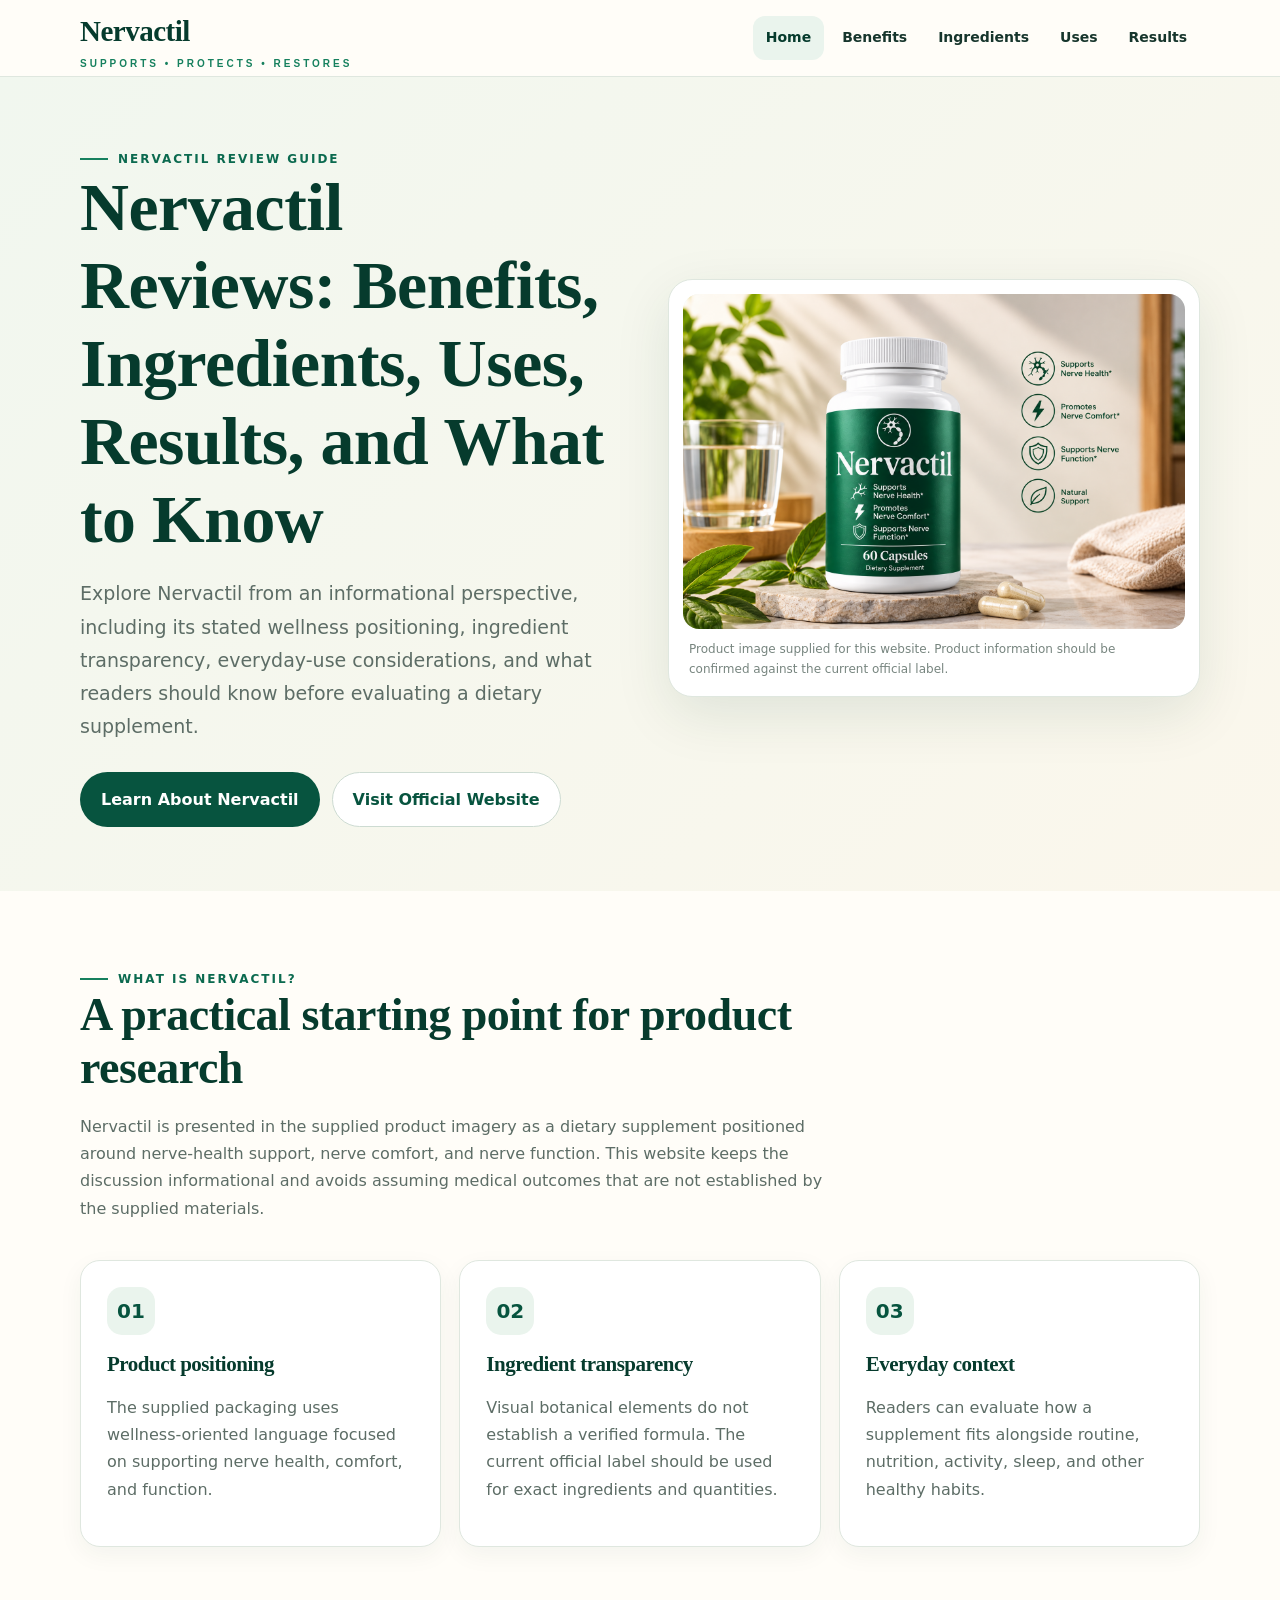
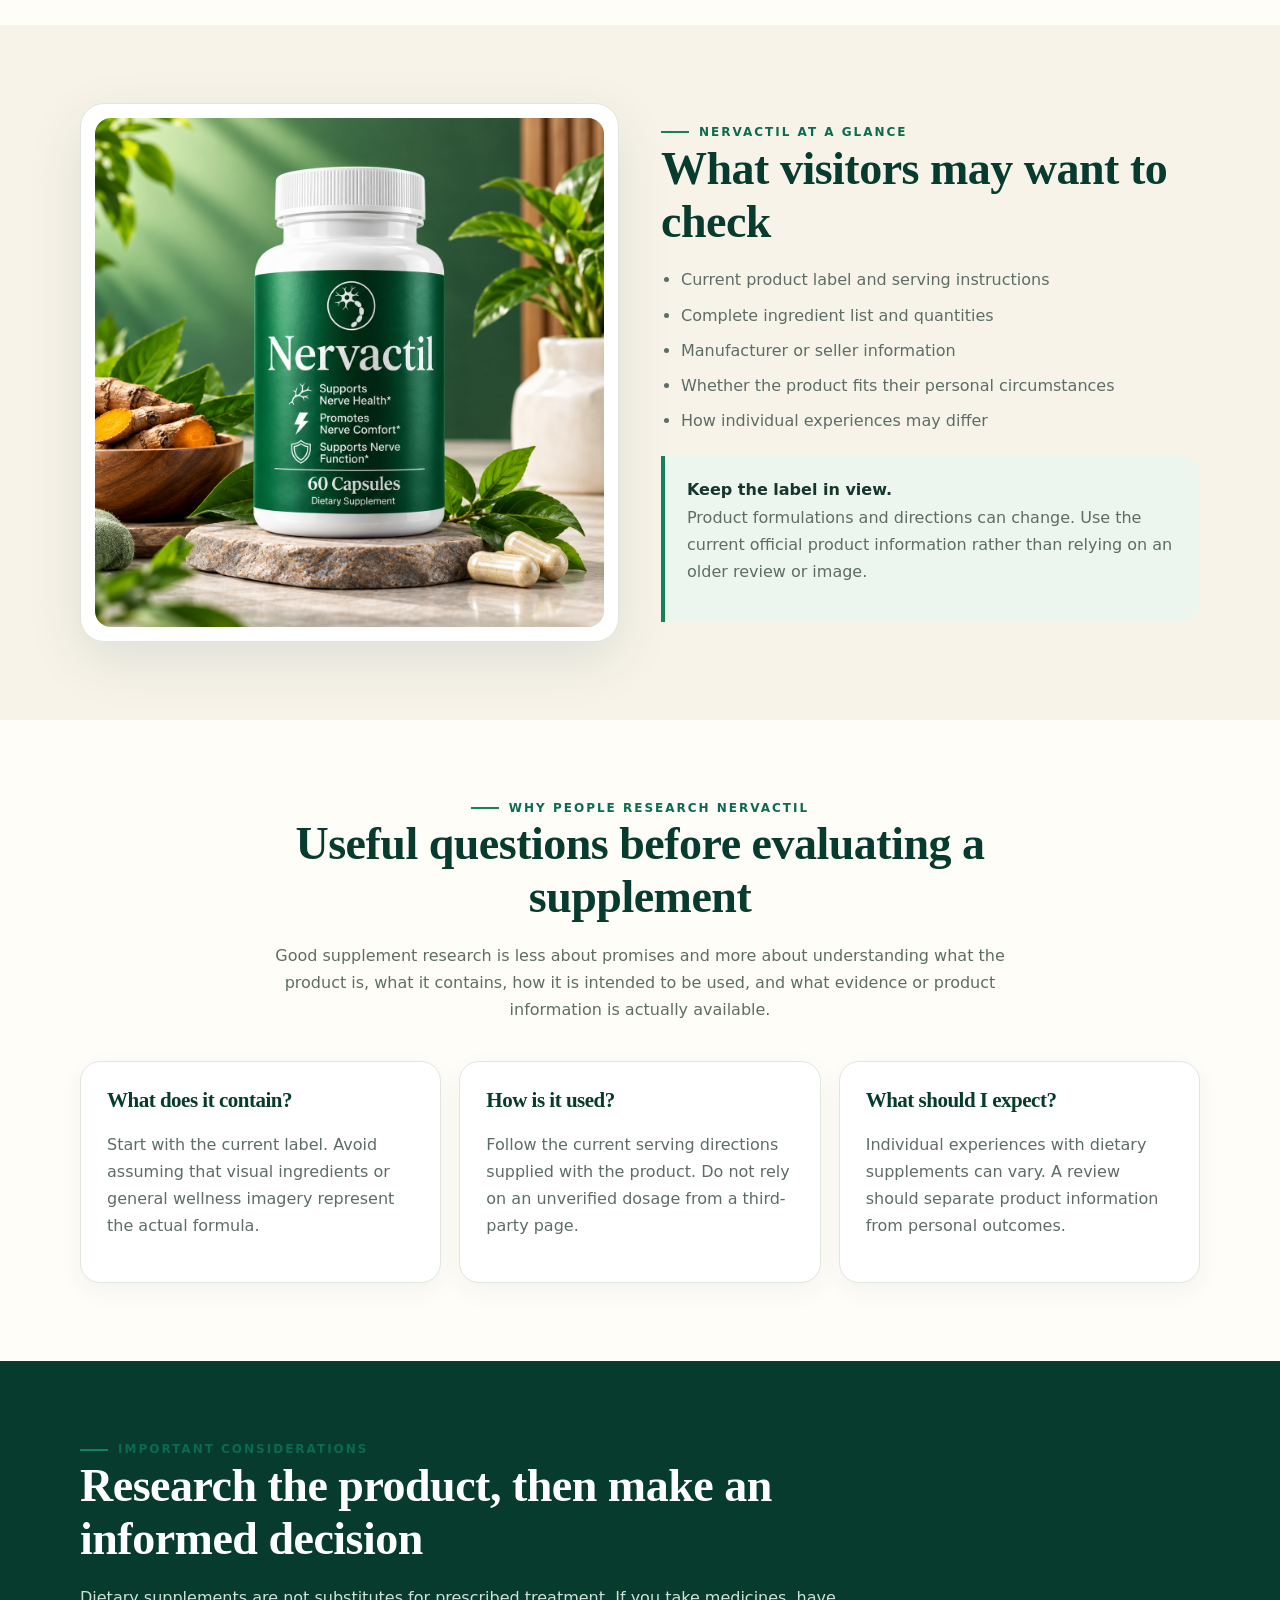
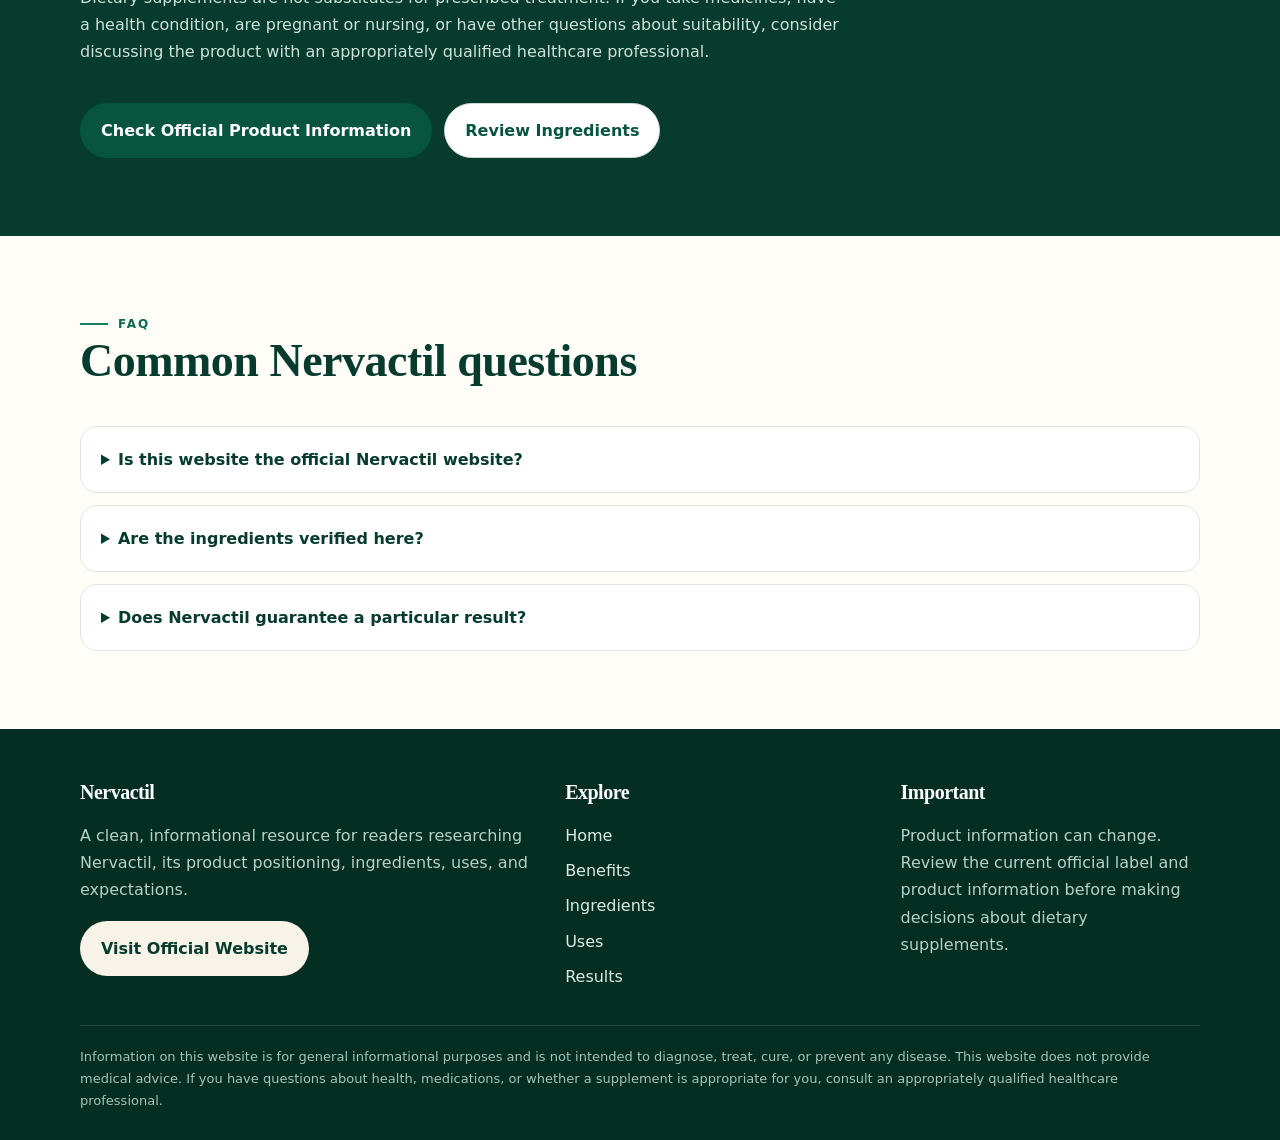
<file: index.html>
<!doctype html><html lang="en"><head><meta charset="utf-8"><meta name="viewport" content="width=device-width,initial-scale=1"><title>Nervactil Reviews: Benefits, Ingredients, Uses, Results, and What to Know</title><meta name="description" content="Explore Nervactil reviews, product information, potential benefits, ingredients, uses, results, and important considerations before purchasing."><meta name="keywords" content="Nervactil, Nervactil reviews, Nervactil benefits, Nervactil ingredients, Nervactil uses, Nervactil results"><meta property="og:title" content="Nervactil Reviews: Benefits, Ingredients, Uses, Results, and What to Know"><meta property="og:description" content="Explore Nervactil reviews, product information, potential benefits, ingredients, uses, results, and important considerations before purchasing."><link rel="canonical" href="https://example.com/index.html"><link rel="stylesheet" href="style.css"></head><body><a class="skip" href="#main">Skip to content</a><header class="site-header"><div class="container nav"><a class="brand" href="index.html">Nervactil<small>Supports • Protects • Restores</small></a><button class="nav-toggle" aria-label="Open navigation" aria-expanded="false">☰</button><nav class="nav-links" aria-label="Primary navigation"><a href="index.html" class="active" aria-current="page">Home</a><a href="benefits.html">Benefits</a><a href="ingredients.html">Ingredients</a><a href="uses.html">Uses</a><a href="results.html">Results</a></nav></div></header><main id="main"><section class="hero"><div class="container hero-grid"><div><div class="eyebrow">Nervactil review guide</div><h1>Nervactil Reviews: Benefits, Ingredients, Uses, Results, and What to Know</h1><p class="lead">Explore Nervactil from an informational perspective, including its stated wellness positioning, ingredient transparency, everyday-use considerations, and what readers should know before evaluating a dietary supplement.</p><div class="buttons"><a class="btn btn-primary" href="benefits.html">Learn About Nervactil</a><a class="btn btn-secondary" href="https://taptobuynow.com/nervactil/">Visit Official Website</a></div></div><div class="media-frame hero-media"><img src="nervactil-hero.png" alt="Nervactil bottle displayed in a calm wellness setting"><div class="caption">Product image supplied for this website. Product information should be confirmed against the current official label.</div></div></div></section>
<section class="section"><div class="container"><div class="section-heading"><div class="eyebrow">What is Nervactil?</div><h2>A practical starting point for product research</h2><p>Nervactil is presented in the supplied product imagery as a dietary supplement positioned around nerve-health support, nerve comfort, and nerve function. This website keeps the discussion informational and avoids assuming medical outcomes that are not established by the supplied materials.</p></div><div class="card-grid"><article class="card"><div class="icon">01</div><h3>Product positioning</h3><p>The supplied packaging uses wellness-oriented language focused on supporting nerve health, comfort, and function.</p></article><article class="card"><div class="icon">02</div><h3>Ingredient transparency</h3><p>Visual botanical elements do not establish a verified formula. The current official label should be used for exact ingredients and quantities.</p></article><article class="card"><div class="icon">03</div><h3>Everyday context</h3><p>Readers can evaluate how a supplement fits alongside routine, nutrition, activity, sleep, and other healthy habits.</p></article></div></div></section>
<section class="section section-soft"><div class="container two-col"><div class="media-frame"><img src="nervactil-product.png" alt="Nervactil supplement bottle with natural wellness elements"></div><div><div class="eyebrow">Nervactil at a glance</div><h2>What visitors may want to check</h2><ul class="list"><li>Current product label and serving instructions</li><li>Complete ingredient list and quantities</li><li>Manufacturer or seller information</li><li>Whether the product fits their personal circumstances</li><li>How individual experiences may differ</li></ul><div class="notice" style="margin-top:22px"><strong>Keep the label in view.</strong><p>Product formulations and directions can change. Use the current official product information rather than relying on an older review or image.</p></div></div></div></section>
<section class="section"><div class="container"><div class="section-heading center"><div class="eyebrow center">Why people research Nervactil</div><h2>Useful questions before evaluating a supplement</h2><p>Good supplement research is less about promises and more about understanding what the product is, what it contains, how it is intended to be used, and what evidence or product information is actually available.</p></div><div class="card-grid"><article class="card"><h3>What does it contain?</h3><p>Start with the current label. Avoid assuming that visual ingredients or general wellness imagery represent the actual formula.</p></article><article class="card"><h3>How is it used?</h3><p>Follow the current serving directions supplied with the product. Do not rely on an unverified dosage from a third-party page.</p></article><article class="card"><h3>What should I expect?</h3><p>Individual experiences with dietary supplements can vary. A review should separate product information from personal outcomes.</p></article></div></div></section>
<section class="section section-green"><div class="container"><div class="section-heading"><div class="eyebrow">Important considerations</div><h2>Research the product, then make an informed decision</h2><p>Dietary supplements are not substitutes for prescribed treatment. If you take medicines, have a health condition, are pregnant or nursing, or have other questions about suitability, consider discussing the product with an appropriately qualified healthcare professional.</p></div><div class="buttons"><a class="btn btn-primary" href="https://taptobuynow.com/nervactil/">Check Official Product Information</a><a class="btn btn-secondary" href="ingredients.html">Review Ingredients</a></div></div></section>
<section class="section"><div class="container"><div class="section-heading"><div class="eyebrow">FAQ</div><h2>Common Nervactil questions</h2></div><div class="faq"><details><summary>Is this website the official Nervactil website?</summary><p>No. It is an informational review-style website. Use the official product source for the current product label, serving instructions, and purchasing information.</p></details><details><summary>Are the ingredients verified here?</summary><p>No ingredient list is assumed from the supplied imagery. The exact current formula should be confirmed using the official product label.</p></details><details><summary>Does Nervactil guarantee a particular result?</summary><p>No. Individual experiences with dietary supplements can vary, and this website does not promise a specific outcome.</p></details></div></div></section></main><footer class="site-footer"><div class="container"><div class="footer-grid"><div><h3>Nervactil</h3><p>A clean, informational resource for readers researching Nervactil, its product positioning, ingredients, uses, and expectations.</p><a class="btn btn-cream" href="https://taptobuynow.com/nervactil/">Visit Official Website</a></div><div><h3>Explore</h3><div class="footer-links"><a href="index.html" class="active" aria-current="page">Home</a><a href="benefits.html">Benefits</a><a href="ingredients.html">Ingredients</a><a href="uses.html">Uses</a><a href="results.html">Results</a></div></div><div><h3>Important</h3><p>Product information can change. Review the current official label and product information before making decisions about dietary supplements.</p></div></div><div class="disclaimer">Information on this website is for general informational purposes and is not intended to diagnose, treat, cure, or prevent any disease. This website does not provide medical advice. If you have questions about health, medications, or whether a supplement is appropriate for you, consult an appropriately qualified healthcare professional.</div></div></footer><script>const toggle=document.querySelector('.nav-toggle');const links=document.querySelector('.nav-links');if(toggle&&links){toggle.addEventListener('click',()=>{const open=links.classList.toggle('open');toggle.setAttribute('aria-expanded',String(open));});links.querySelectorAll('a').forEach(a=>a.addEventListener('click',()=>links.classList.remove('open')));}</script></body></html>
</file>
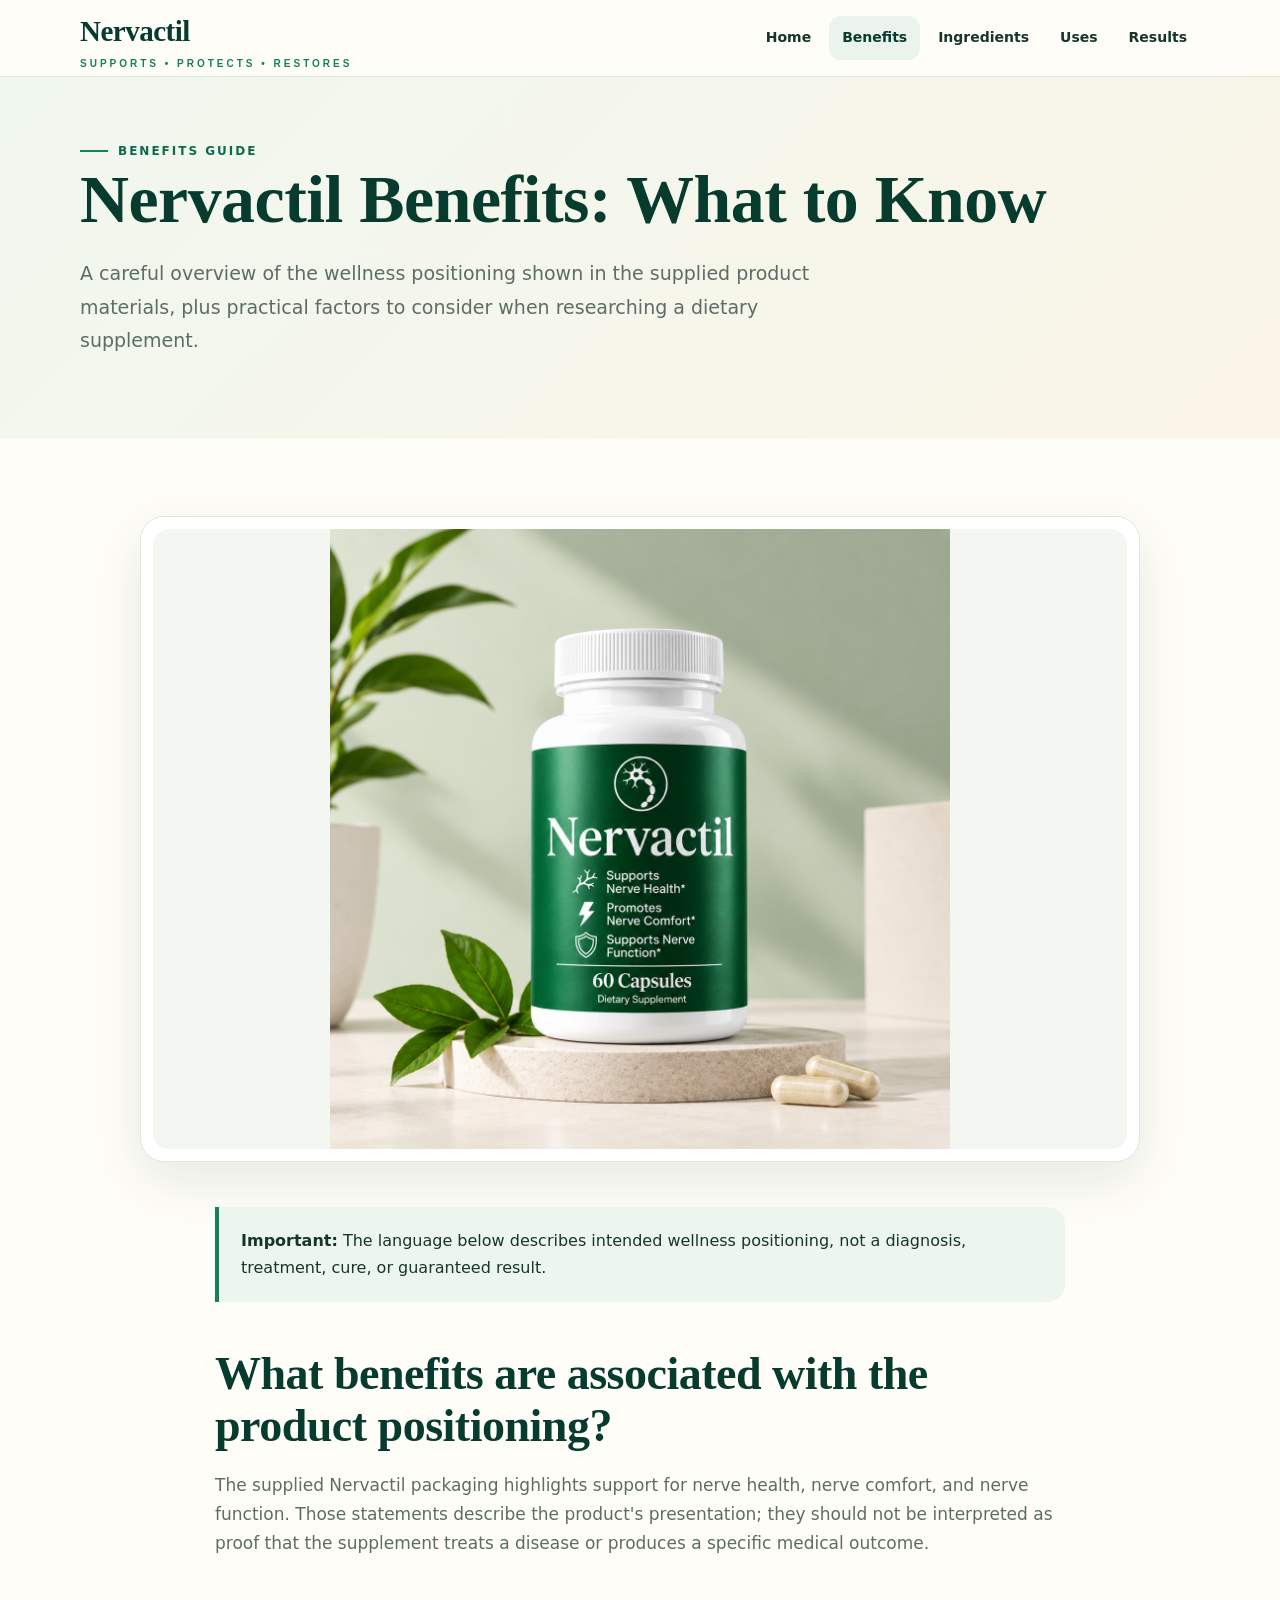
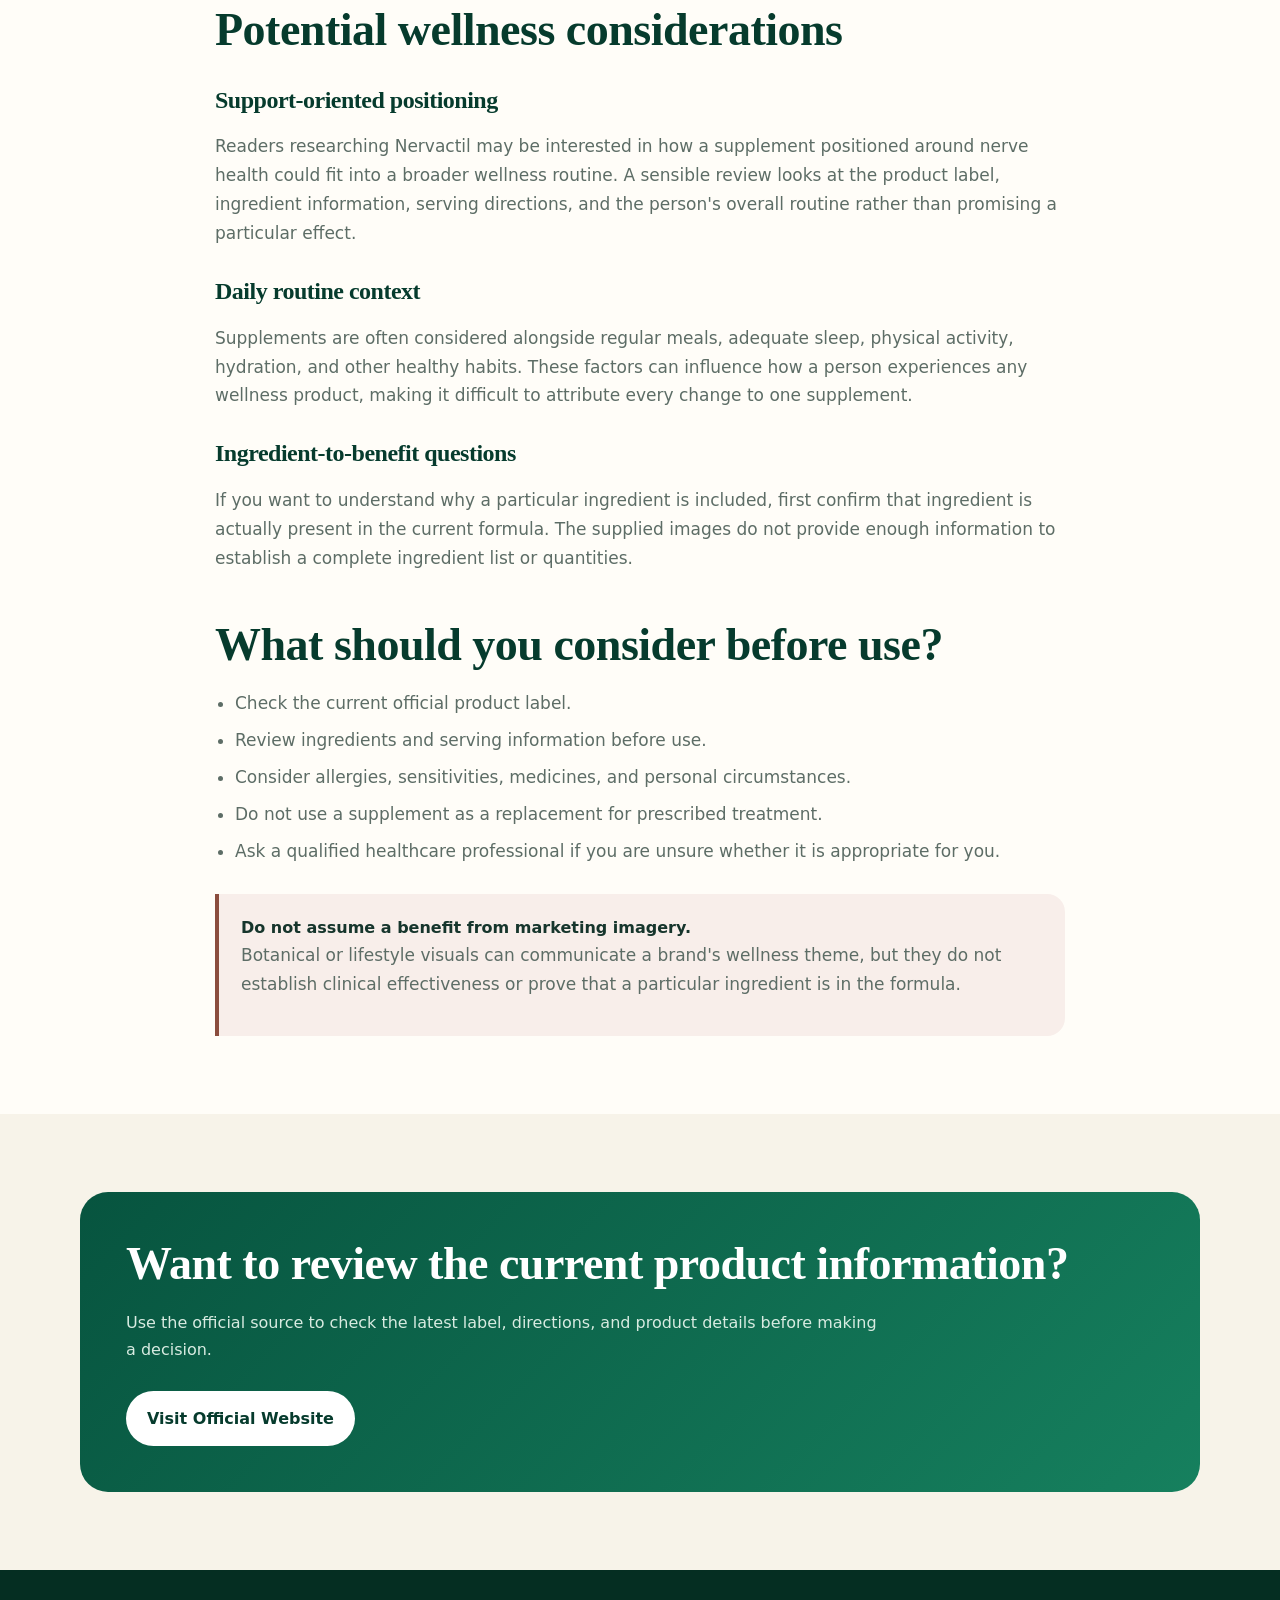
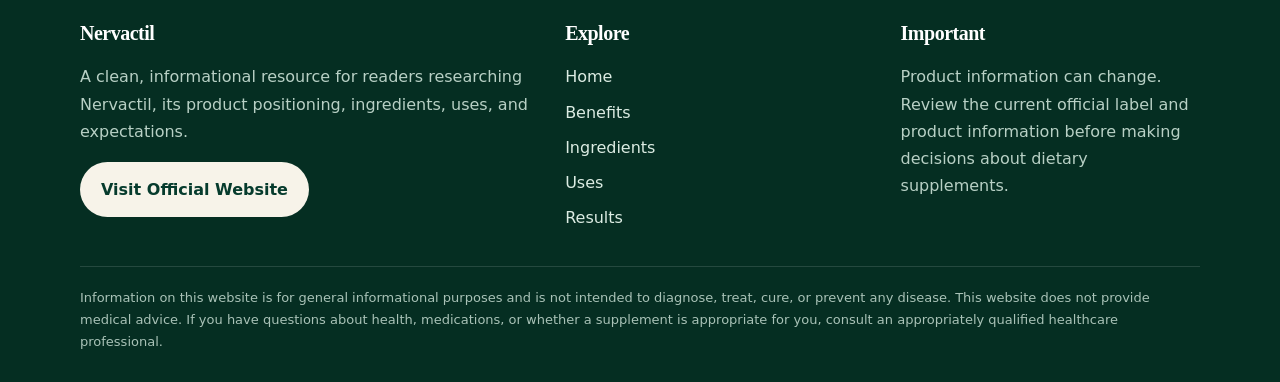
<file: benefits.html>
<!doctype html><html lang="en"><head><meta charset="utf-8"><meta name="viewport" content="width=device-width,initial-scale=1"><title>Nervactil Benefits: What to Know</title><meta name="description" content="Learn about Nervactil benefits, wellness positioning, lifestyle considerations, and what to know before evaluating the supplement."><meta name="keywords" content="Nervactil, Nervactil reviews, Nervactil benefits, Nervactil ingredients, Nervactil uses, Nervactil results"><meta property="og:title" content="Nervactil Benefits: What to Know"><meta property="og:description" content="Learn about Nervactil benefits, wellness positioning, lifestyle considerations, and what to know before evaluating the supplement."><link rel="canonical" href="https://example.com/benefits.html"><link rel="stylesheet" href="style.css"></head><body><a class="skip" href="#main">Skip to content</a><header class="site-header"><div class="container nav"><a class="brand" href="index.html">Nervactil<small>Supports • Protects • Restores</small></a><button class="nav-toggle" aria-label="Open navigation" aria-expanded="false">☰</button><nav class="nav-links" aria-label="Primary navigation"><a href="index.html">Home</a><a href="benefits.html" class="active" aria-current="page">Benefits</a><a href="ingredients.html">Ingredients</a><a href="uses.html">Uses</a><a href="results.html">Results</a></nav></div></header><main id="main"><section class="page-hero"><div class="container"><div class="eyebrow">Benefits guide</div><h1>Nervactil Benefits: What to Know</h1><p class="lead">A careful overview of the wellness positioning shown in the supplied product materials, plus practical factors to consider when researching a dietary supplement.</p></div></section><section class="section"><div class="container image-break"><div class="media-frame"><img src="nervactil-natural.png" alt="Nervactil bottle surrounded by natural wellness elements"></div></div><div class="container article"><div class="notice"><strong>Important:</strong> The language below describes intended wellness positioning, not a diagnosis, treatment, cure, or guaranteed result.</div><h2>What benefits are associated with the product positioning?</h2><p>The supplied Nervactil packaging highlights support for nerve health, nerve comfort, and nerve function. Those statements describe the product's presentation; they should not be interpreted as proof that the supplement treats a disease or produces a specific medical outcome.</p><h2>Potential wellness considerations</h2><h3>Support-oriented positioning</h3><p>Readers researching Nervactil may be interested in how a supplement positioned around nerve health could fit into a broader wellness routine. A sensible review looks at the product label, ingredient information, serving directions, and the person's overall routine rather than promising a particular effect.</p><h3>Daily routine context</h3><p>Supplements are often considered alongside regular meals, adequate sleep, physical activity, hydration, and other healthy habits. These factors can influence how a person experiences any wellness product, making it difficult to attribute every change to one supplement.</p><h3>Ingredient-to-benefit questions</h3><p>If you want to understand why a particular ingredient is included, first confirm that ingredient is actually present in the current formula. The supplied images do not provide enough information to establish a complete ingredient list or quantities.</p><h2>What should you consider before use?</h2><ul class="list"><li>Check the current official product label.</li><li>Review ingredients and serving information before use.</li><li>Consider allergies, sensitivities, medicines, and personal circumstances.</li><li>Do not use a supplement as a replacement for prescribed treatment.</li><li>Ask a qualified healthcare professional if you are unsure whether it is appropriate for you.</li></ul><div class="warning" style="margin-top:28px"><strong>Do not assume a benefit from marketing imagery.</strong><p>Botanical or lifestyle visuals can communicate a brand's wellness theme, but they do not establish clinical effectiveness or prove that a particular ingredient is in the formula.</p></div></div></section><section class="section section-soft"><div class="container"><div class="cta"><h2>Want to review the current product information?</h2><p>Use the official source to check the latest label, directions, and product details before making a decision.</p><div class="buttons"><a class="btn btn-primary" href="https://taptobuynow.com/nervactil/">Visit Official Website</a></div></div></div></section></main><footer class="site-footer"><div class="container"><div class="footer-grid"><div><h3>Nervactil</h3><p>A clean, informational resource for readers researching Nervactil, its product positioning, ingredients, uses, and expectations.</p><a class="btn btn-cream" href="https://taptobuynow.com/nervactil/">Visit Official Website</a></div><div><h3>Explore</h3><div class="footer-links"><a href="index.html">Home</a><a href="benefits.html" class="active" aria-current="page">Benefits</a><a href="ingredients.html">Ingredients</a><a href="uses.html">Uses</a><a href="results.html">Results</a></div></div><div><h3>Important</h3><p>Product information can change. Review the current official label and product information before making decisions about dietary supplements.</p></div></div><div class="disclaimer">Information on this website is for general informational purposes and is not intended to diagnose, treat, cure, or prevent any disease. This website does not provide medical advice. If you have questions about health, medications, or whether a supplement is appropriate for you, consult an appropriately qualified healthcare professional.</div></div></footer><script>const toggle=document.querySelector('.nav-toggle');const links=document.querySelector('.nav-links');if(toggle&&links){toggle.addEventListener('click',()=>{const open=links.classList.toggle('open');toggle.setAttribute('aria-expanded',String(open));});links.querySelectorAll('a').forEach(a=>a.addEventListener('click',()=>links.classList.remove('open')));}</script></body></html>
</file>
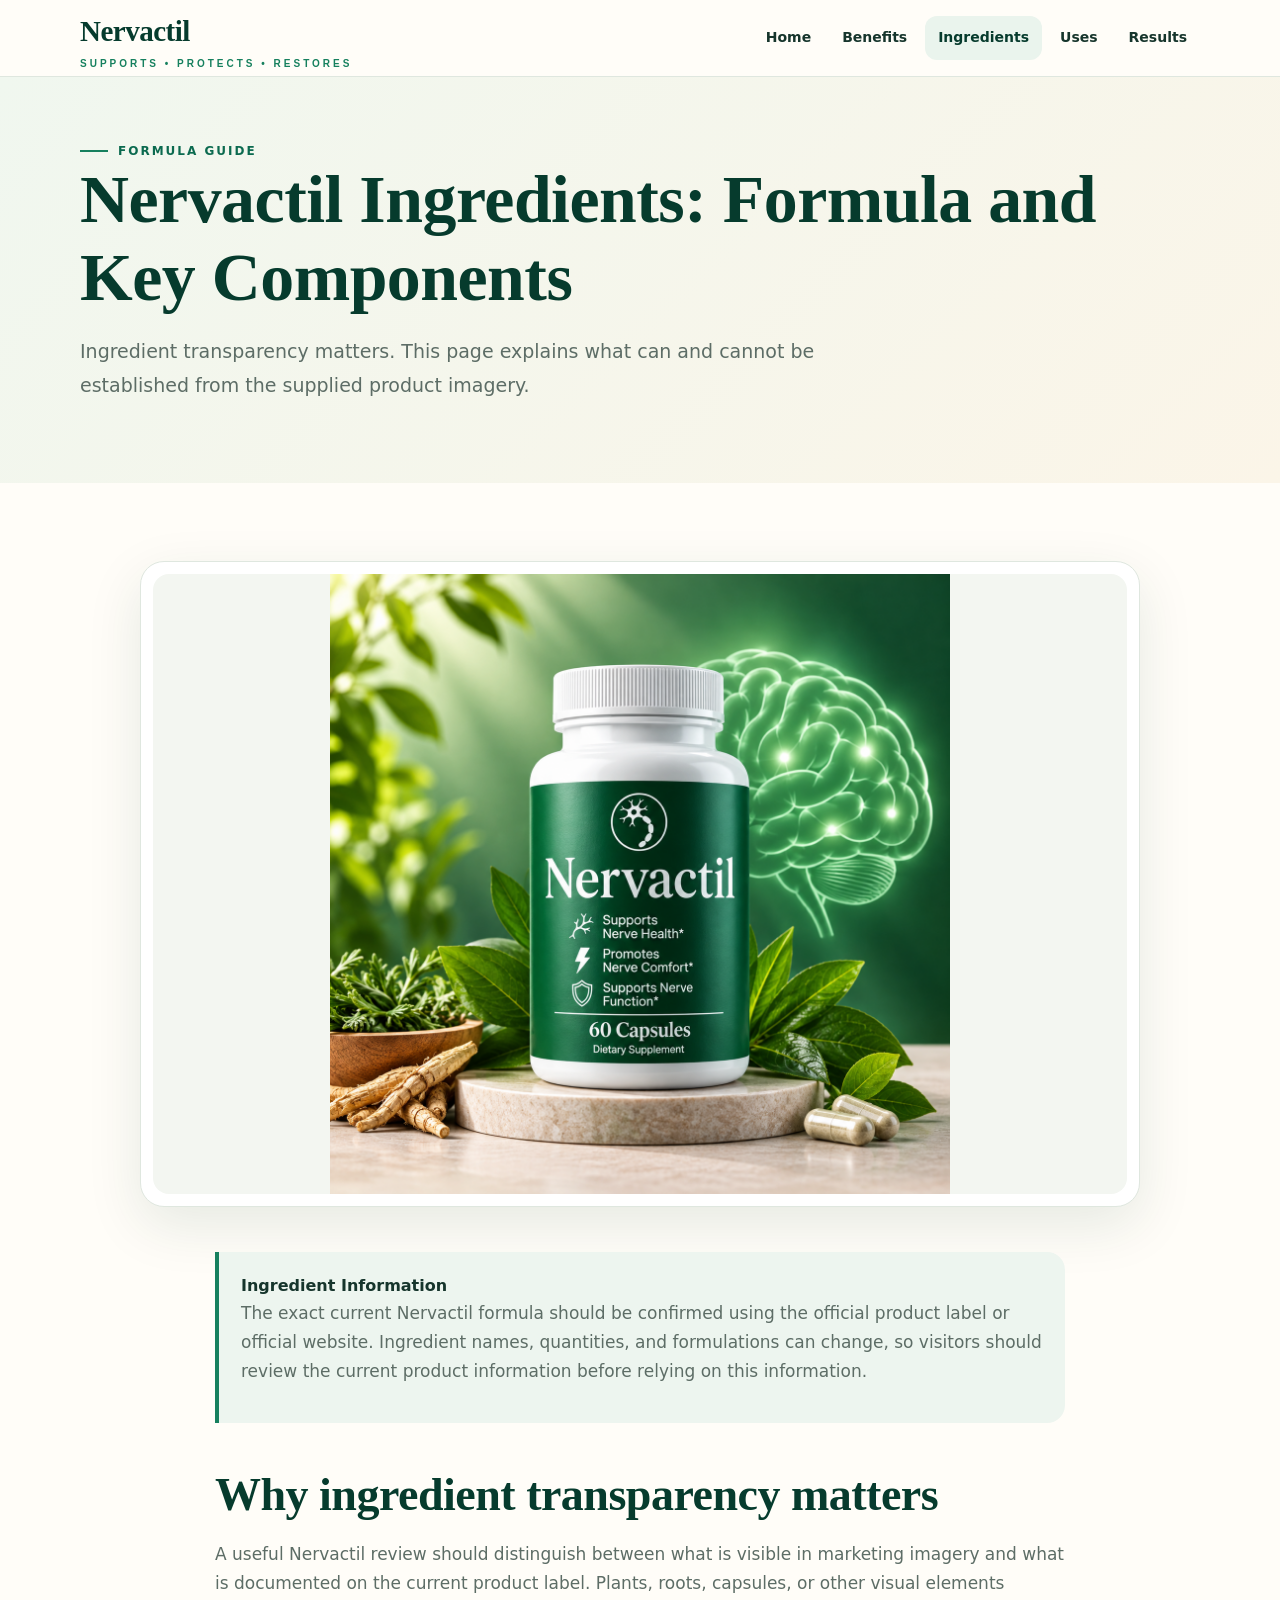
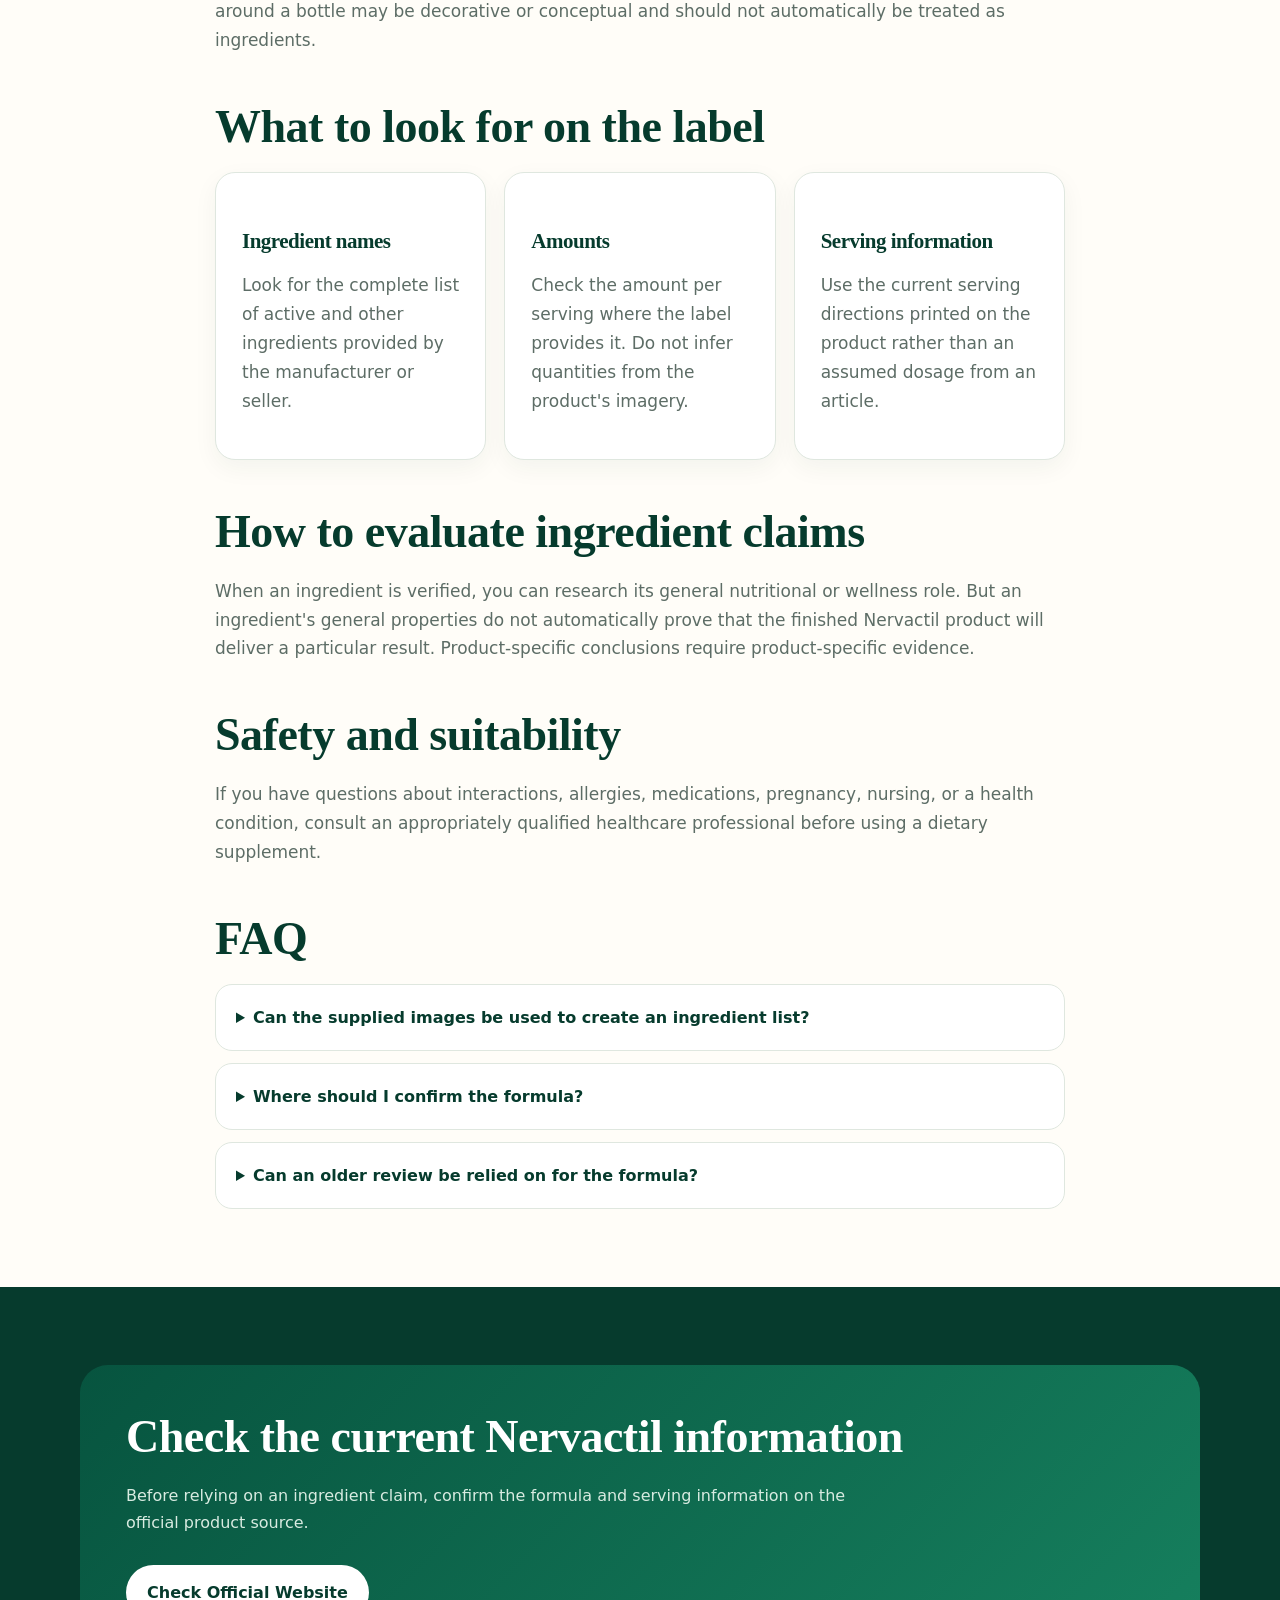
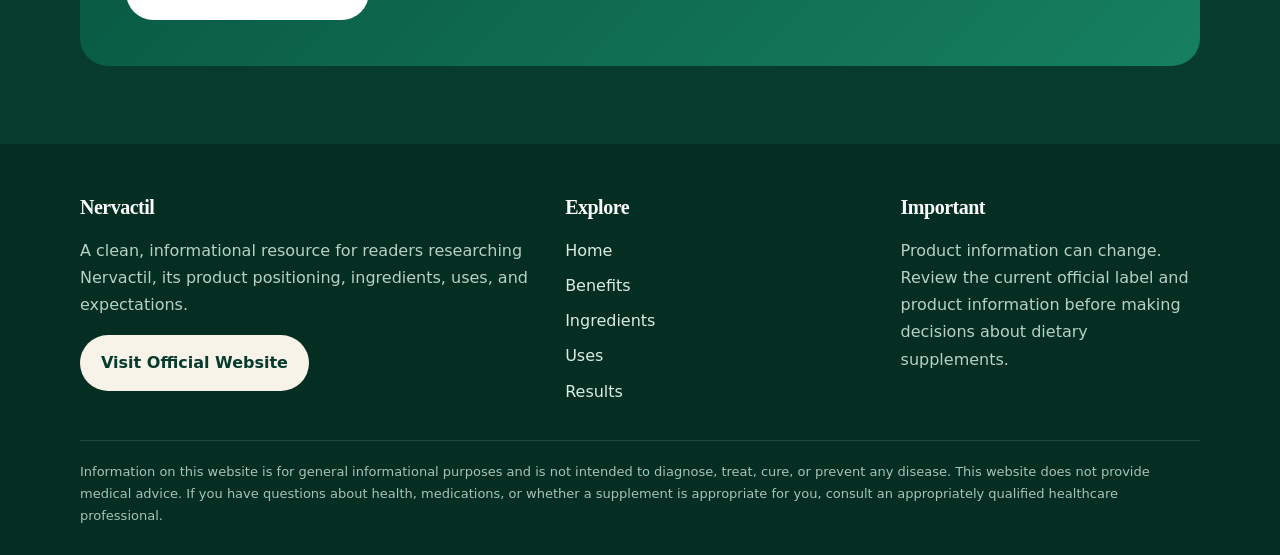
<file: ingredients.html>
<!doctype html><html lang="en"><head><meta charset="utf-8"><meta name="viewport" content="width=device-width,initial-scale=1"><title>Nervactil Ingredients: Formula and Key Components</title><meta name="description" content="Explore Nervactil ingredients and learn why checking the current official product label is important when evaluating the formula."><meta name="keywords" content="Nervactil, Nervactil reviews, Nervactil benefits, Nervactil ingredients, Nervactil uses, Nervactil results"><meta property="og:title" content="Nervactil Ingredients: Formula and Key Components"><meta property="og:description" content="Explore Nervactil ingredients and learn why checking the current official product label is important when evaluating the formula."><link rel="canonical" href="https://example.com/ingredients.html"><link rel="stylesheet" href="style.css"></head><body><a class="skip" href="#main">Skip to content</a><header class="site-header"><div class="container nav"><a class="brand" href="index.html">Nervactil<small>Supports • Protects • Restores</small></a><button class="nav-toggle" aria-label="Open navigation" aria-expanded="false">☰</button><nav class="nav-links" aria-label="Primary navigation"><a href="index.html">Home</a><a href="benefits.html">Benefits</a><a href="ingredients.html" class="active" aria-current="page">Ingredients</a><a href="uses.html">Uses</a><a href="results.html">Results</a></nav></div></header><main id="main"><section class="page-hero"><div class="container"><div class="eyebrow">Formula guide</div><h1>Nervactil Ingredients: Formula and Key Components</h1><p class="lead">Ingredient transparency matters. This page explains what can and cannot be established from the supplied product imagery.</p></div></section><section class="section"><div class="container image-break"><div class="media-frame"><img src="nervactil-brain.png" alt="Nervactil bottle shown with a nerve-health themed visual"></div></div><div class="container article"><div class="notice"><strong>Ingredient Information</strong><p>The exact current Nervactil formula should be confirmed using the official product label or official website. Ingredient names, quantities, and formulations can change, so visitors should review the current product information before relying on this information.</p></div><h2>Why ingredient transparency matters</h2><p>A useful Nervactil review should distinguish between what is visible in marketing imagery and what is documented on the current product label. Plants, roots, capsules, or other visual elements around a bottle may be decorative or conceptual and should not automatically be treated as ingredients.</p><h2>What to look for on the label</h2><div class="card-grid"><article class="card"><h3>Ingredient names</h3><p>Look for the complete list of active and other ingredients provided by the manufacturer or seller.</p></article><article class="card"><h3>Amounts</h3><p>Check the amount per serving where the label provides it. Do not infer quantities from the product's imagery.</p></article><article class="card"><h3>Serving information</h3><p>Use the current serving directions printed on the product rather than an assumed dosage from an article.</p></article></div><h2>How to evaluate ingredient claims</h2><p>When an ingredient is verified, you can research its general nutritional or wellness role. But an ingredient's general properties do not automatically prove that the finished Nervactil product will deliver a particular result. Product-specific conclusions require product-specific evidence.</p><h2>Safety and suitability</h2><p>If you have questions about interactions, allergies, medications, pregnancy, nursing, or a health condition, consult an appropriately qualified healthcare professional before using a dietary supplement.</p><h2>FAQ</h2><div class="faq"><details><summary>Can the supplied images be used to create an ingredient list?</summary><p>No. The images are not sufficient to establish the exact formula or quantities.</p></details><details><summary>Where should I confirm the formula?</summary><p>Use the current official Nervactil product label or official product information.</p></details><details><summary>Can an older review be relied on for the formula?</summary><p>Not necessarily. Formulations can change, so current product information is preferable.</p></details></div></div></section><section class="section section-green"><div class="container"><div class="cta"><h2>Check the current Nervactil information</h2><p>Before relying on an ingredient claim, confirm the formula and serving information on the official product source.</p><div class="buttons"><a class="btn btn-primary" href="https://taptobuynow.com/nervactil/">Check Official Website</a></div></div></div></section></main><footer class="site-footer"><div class="container"><div class="footer-grid"><div><h3>Nervactil</h3><p>A clean, informational resource for readers researching Nervactil, its product positioning, ingredients, uses, and expectations.</p><a class="btn btn-cream" href="https://taptobuynow.com/nervactil/">Visit Official Website</a></div><div><h3>Explore</h3><div class="footer-links"><a href="index.html">Home</a><a href="benefits.html">Benefits</a><a href="ingredients.html" class="active" aria-current="page">Ingredients</a><a href="uses.html">Uses</a><a href="results.html">Results</a></div></div><div><h3>Important</h3><p>Product information can change. Review the current official label and product information before making decisions about dietary supplements.</p></div></div><div class="disclaimer">Information on this website is for general informational purposes and is not intended to diagnose, treat, cure, or prevent any disease. This website does not provide medical advice. If you have questions about health, medications, or whether a supplement is appropriate for you, consult an appropriately qualified healthcare professional.</div></div></footer><script>const toggle=document.querySelector('.nav-toggle');const links=document.querySelector('.nav-links');if(toggle&&links){toggle.addEventListener('click',()=>{const open=links.classList.toggle('open');toggle.setAttribute('aria-expanded',String(open));});links.querySelectorAll('a').forEach(a=>a.addEventListener('click',()=>links.classList.remove('open')));}</script></body></html>
</file>
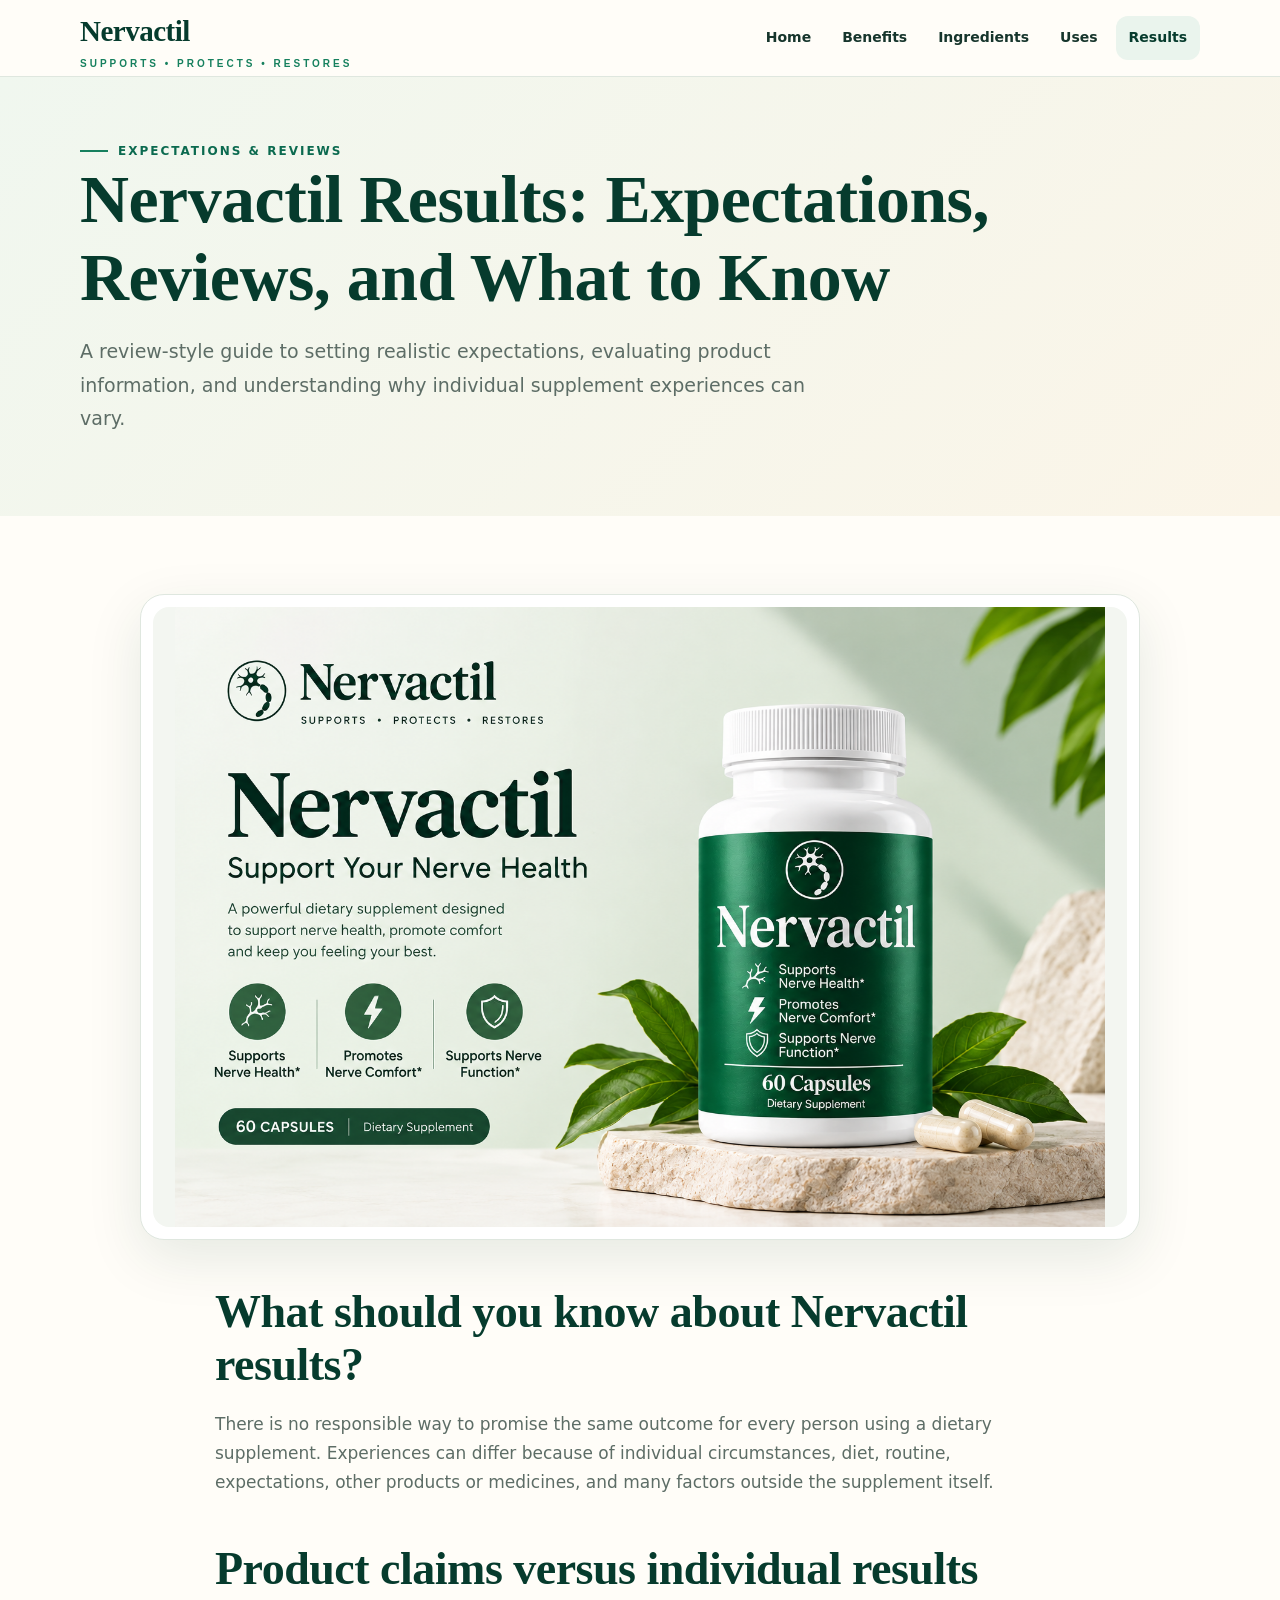
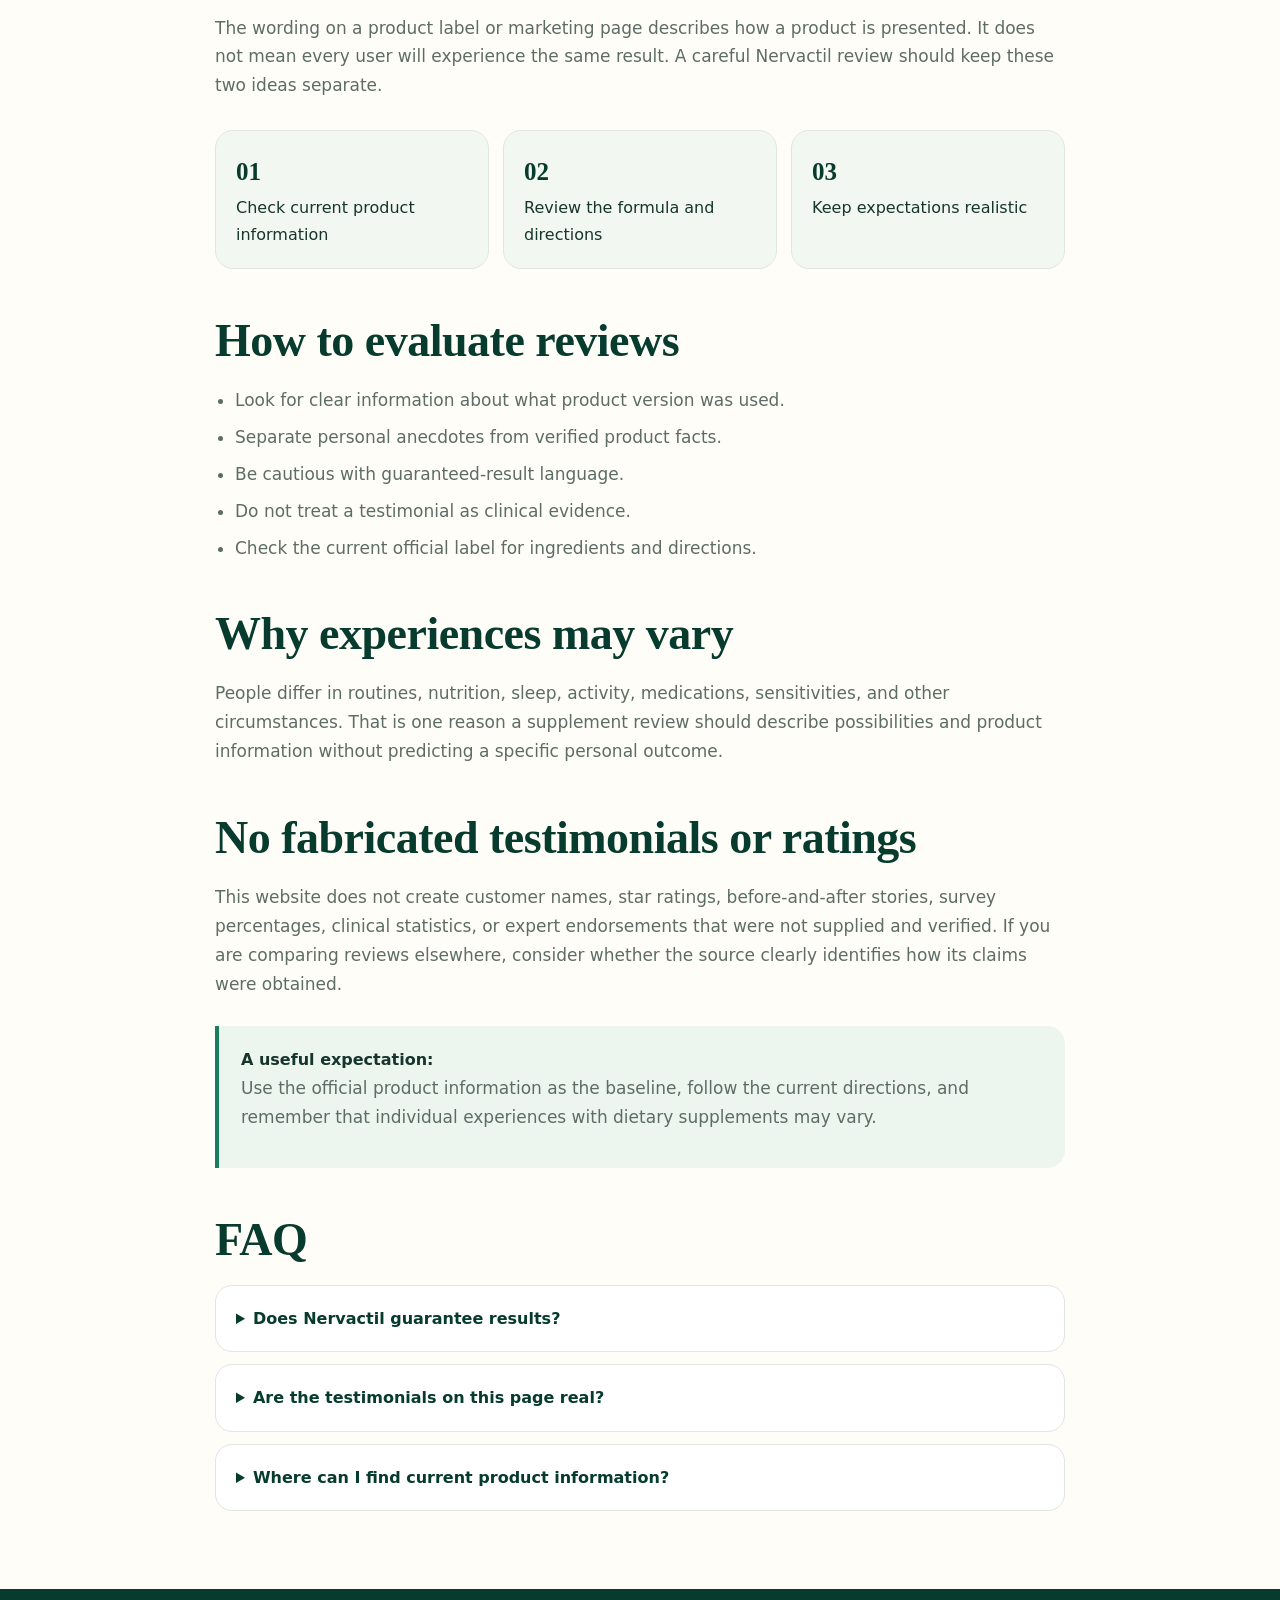
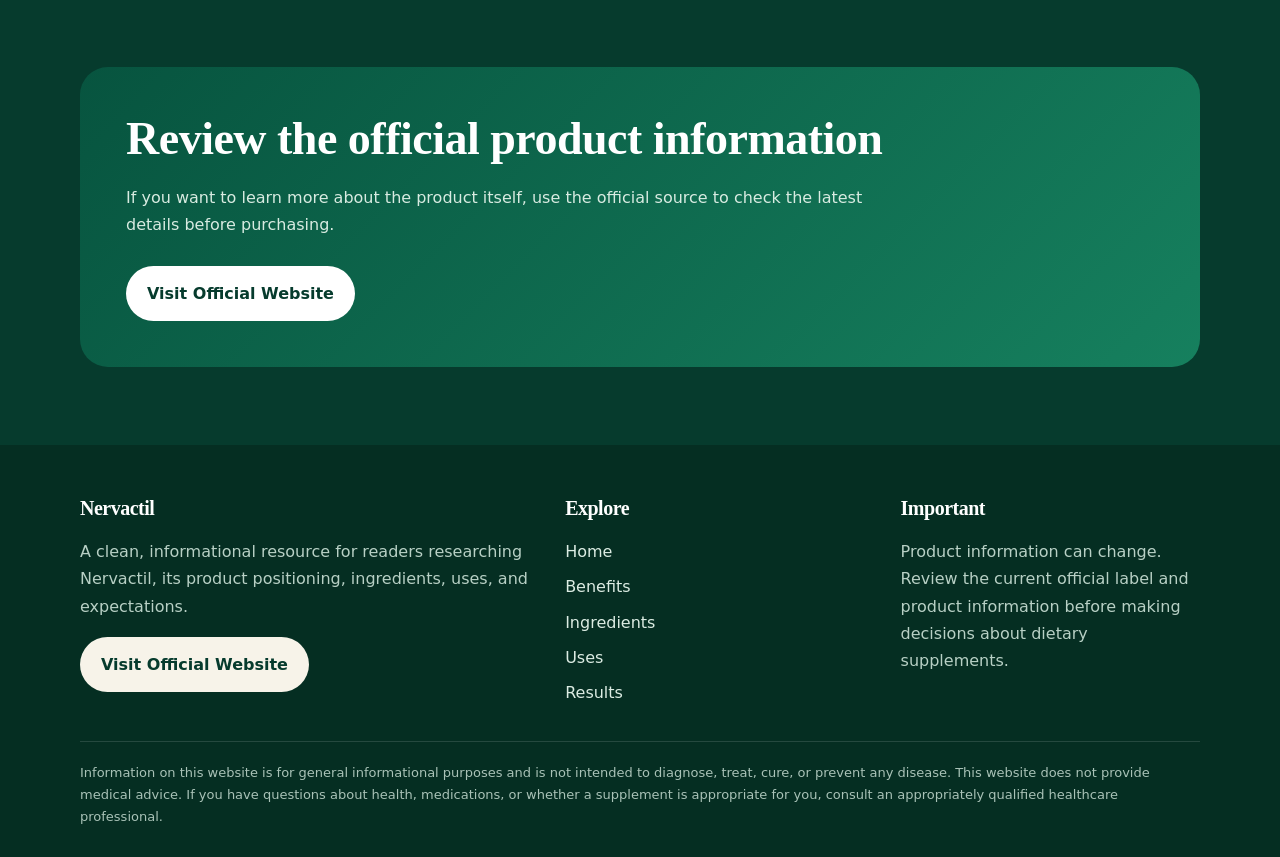
<file: results.html>
<!doctype html><html lang="en"><head><meta charset="utf-8"><meta name="viewport" content="width=device-width,initial-scale=1"><title>Nervactil Results: Expectations, Reviews, and What to Know</title><meta name="description" content="Explore Nervactil results and reviews while learning why individual supplement experiences can vary and how to set realistic expectations."><meta name="keywords" content="Nervactil, Nervactil reviews, Nervactil benefits, Nervactil ingredients, Nervactil uses, Nervactil results"><meta property="og:title" content="Nervactil Results: Expectations, Reviews, and What to Know"><meta property="og:description" content="Explore Nervactil results and reviews while learning why individual supplement experiences can vary and how to set realistic expectations."><link rel="canonical" href="https://example.com/results.html"><link rel="stylesheet" href="style.css"></head><body><a class="skip" href="#main">Skip to content</a><header class="site-header"><div class="container nav"><a class="brand" href="index.html">Nervactil<small>Supports • Protects • Restores</small></a><button class="nav-toggle" aria-label="Open navigation" aria-expanded="false">☰</button><nav class="nav-links" aria-label="Primary navigation"><a href="index.html">Home</a><a href="benefits.html">Benefits</a><a href="ingredients.html">Ingredients</a><a href="uses.html">Uses</a><a href="results.html" class="active" aria-current="page">Results</a></nav></div></header><main id="main"><section class="page-hero"><div class="container"><div class="eyebrow">Expectations & reviews</div><h1>Nervactil Results: Expectations, Reviews, and What to Know</h1><p class="lead">A review-style guide to setting realistic expectations, evaluating product information, and understanding why individual supplement experiences can vary.</p></div></section><section class="section"><div class="container image-break"><div class="media-frame"><img src="nervactil-overview.png" alt="Nervactil product information graphic with the supplement bottle"></div></div><div class="container article"><h2>What should you know about Nervactil results?</h2><p>There is no responsible way to promise the same outcome for every person using a dietary supplement. Experiences can differ because of individual circumstances, diet, routine, expectations, other products or medicines, and many factors outside the supplement itself.</p><h2>Product claims versus individual results</h2><p>The wording on a product label or marketing page describes how a product is presented. It does not mean every user will experience the same result. A careful Nervactil review should keep these two ideas separate.</p><div class="mini-stat"><div class="stat"><strong>01</strong><span>Check current product information</span></div><div class="stat"><strong>02</strong><span>Review the formula and directions</span></div><div class="stat"><strong>03</strong><span>Keep expectations realistic</span></div></div><h2>How to evaluate reviews</h2><ul class="list"><li>Look for clear information about what product version was used.</li><li>Separate personal anecdotes from verified product facts.</li><li>Be cautious with guaranteed-result language.</li><li>Do not treat a testimonial as clinical evidence.</li><li>Check the current official label for ingredients and directions.</li></ul><h2>Why experiences may vary</h2><p>People differ in routines, nutrition, sleep, activity, medications, sensitivities, and other circumstances. That is one reason a supplement review should describe possibilities and product information without predicting a specific personal outcome.</p><h2>No fabricated testimonials or ratings</h2><p>This website does not create customer names, star ratings, before-and-after stories, survey percentages, clinical statistics, or expert endorsements that were not supplied and verified. If you are comparing reviews elsewhere, consider whether the source clearly identifies how its claims were obtained.</p><div class="notice" style="margin-top:28px"><strong>A useful expectation:</strong><p>Use the official product information as the baseline, follow the current directions, and remember that individual experiences with dietary supplements may vary.</p></div><h2>FAQ</h2><div class="faq"><details><summary>Does Nervactil guarantee results?</summary><p>No. This website does not promise a specific outcome, and individual experiences may vary.</p></details><details><summary>Are the testimonials on this page real?</summary><p>There are no fabricated testimonials on this page. The content focuses on responsible review and expectation-setting.</p></details><details><summary>Where can I find current product information?</summary><p>Check the official product source and the current product label.</p></details></div></div></section><section class="section section-green"><div class="container"><div class="cta"><h2>Review the official product information</h2><p>If you want to learn more about the product itself, use the official source to check the latest details before purchasing.</p><div class="buttons"><a class="btn btn-primary" href="https://taptobuynow.com/nervactil/">Visit Official Website</a></div></div></div></section></main><footer class="site-footer"><div class="container"><div class="footer-grid"><div><h3>Nervactil</h3><p>A clean, informational resource for readers researching Nervactil, its product positioning, ingredients, uses, and expectations.</p><a class="btn btn-cream" href="https://taptobuynow.com/nervactil/">Visit Official Website</a></div><div><h3>Explore</h3><div class="footer-links"><a href="index.html">Home</a><a href="benefits.html">Benefits</a><a href="ingredients.html">Ingredients</a><a href="uses.html">Uses</a><a href="results.html" class="active" aria-current="page">Results</a></div></div><div><h3>Important</h3><p>Product information can change. Review the current official label and product information before making decisions about dietary supplements.</p></div></div><div class="disclaimer">Information on this website is for general informational purposes and is not intended to diagnose, treat, cure, or prevent any disease. This website does not provide medical advice. If you have questions about health, medications, or whether a supplement is appropriate for you, consult an appropriately qualified healthcare professional.</div></div></footer><script>const toggle=document.querySelector('.nav-toggle');const links=document.querySelector('.nav-links');if(toggle&&links){toggle.addEventListener('click',()=>{const open=links.classList.toggle('open');toggle.setAttribute('aria-expanded',String(open));});links.querySelectorAll('a').forEach(a=>a.addEventListener('click',()=>links.classList.remove('open')));}</script></body></html>
</file>
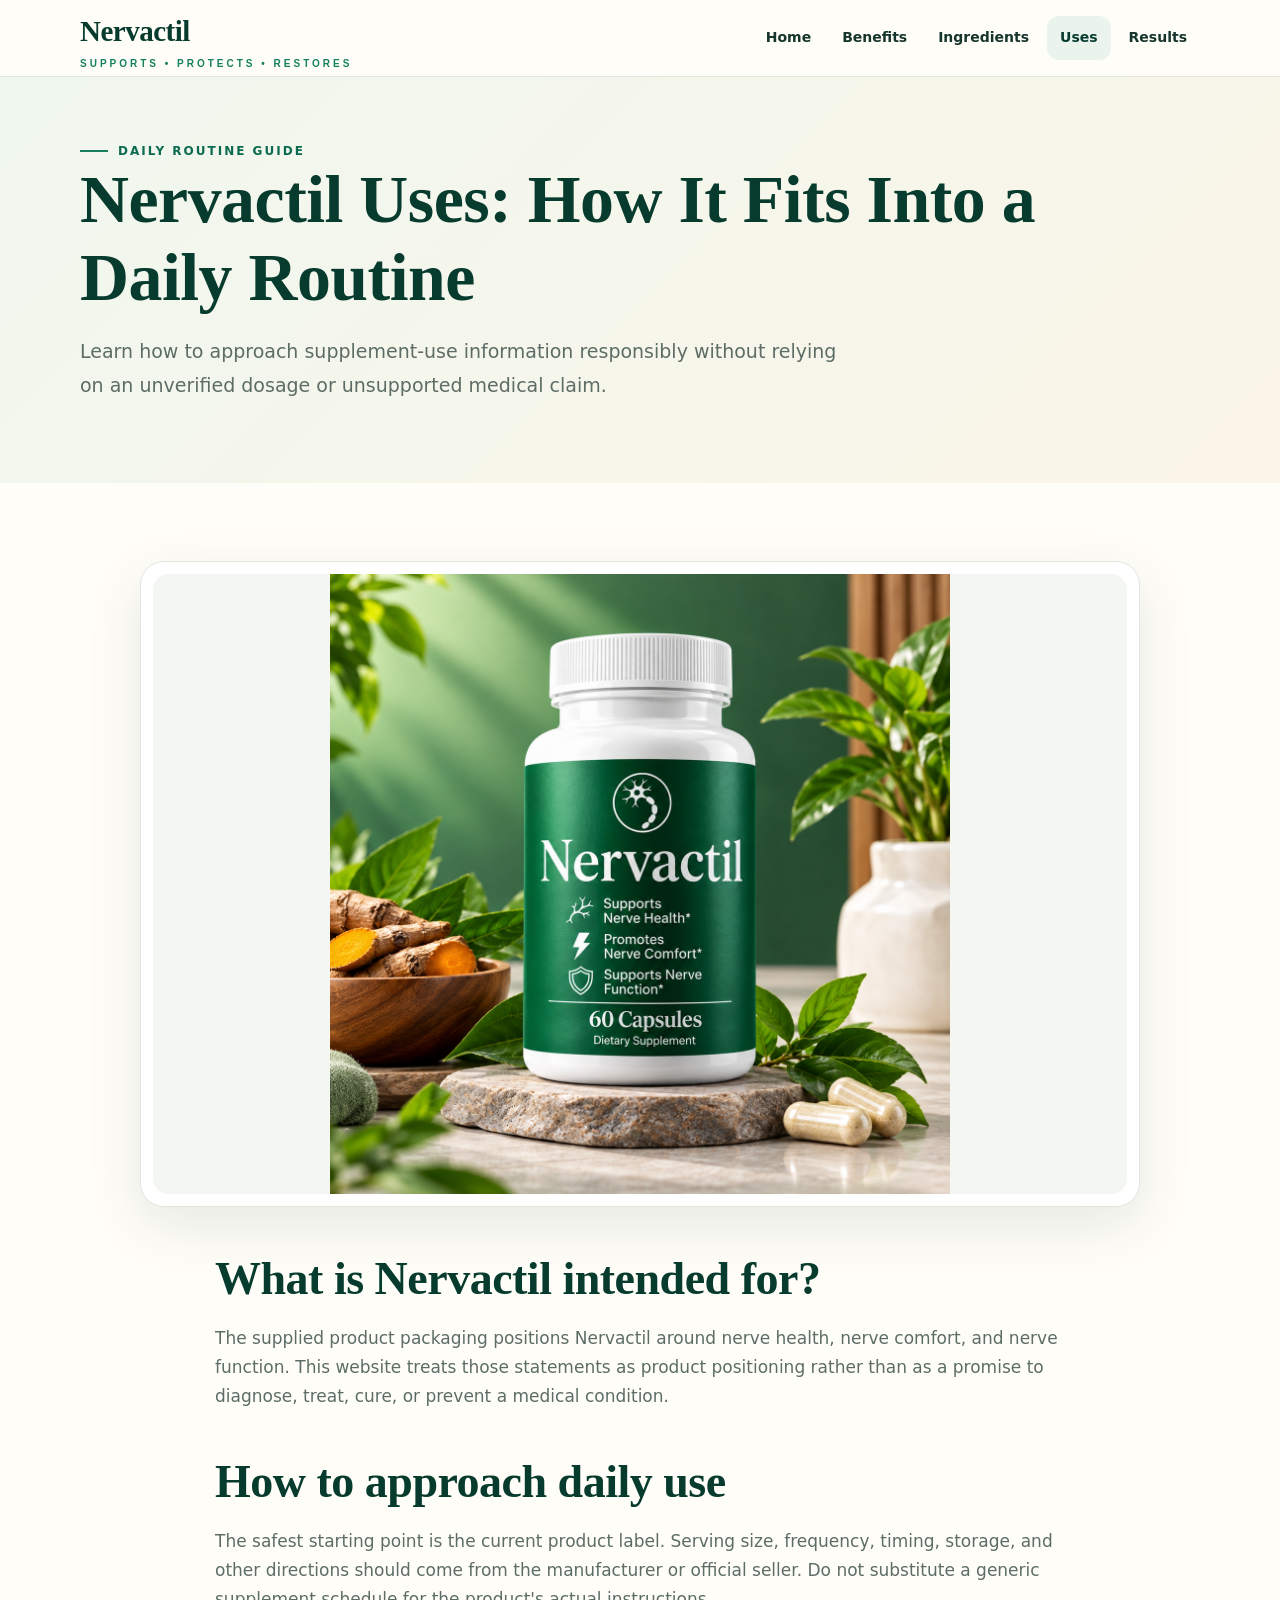
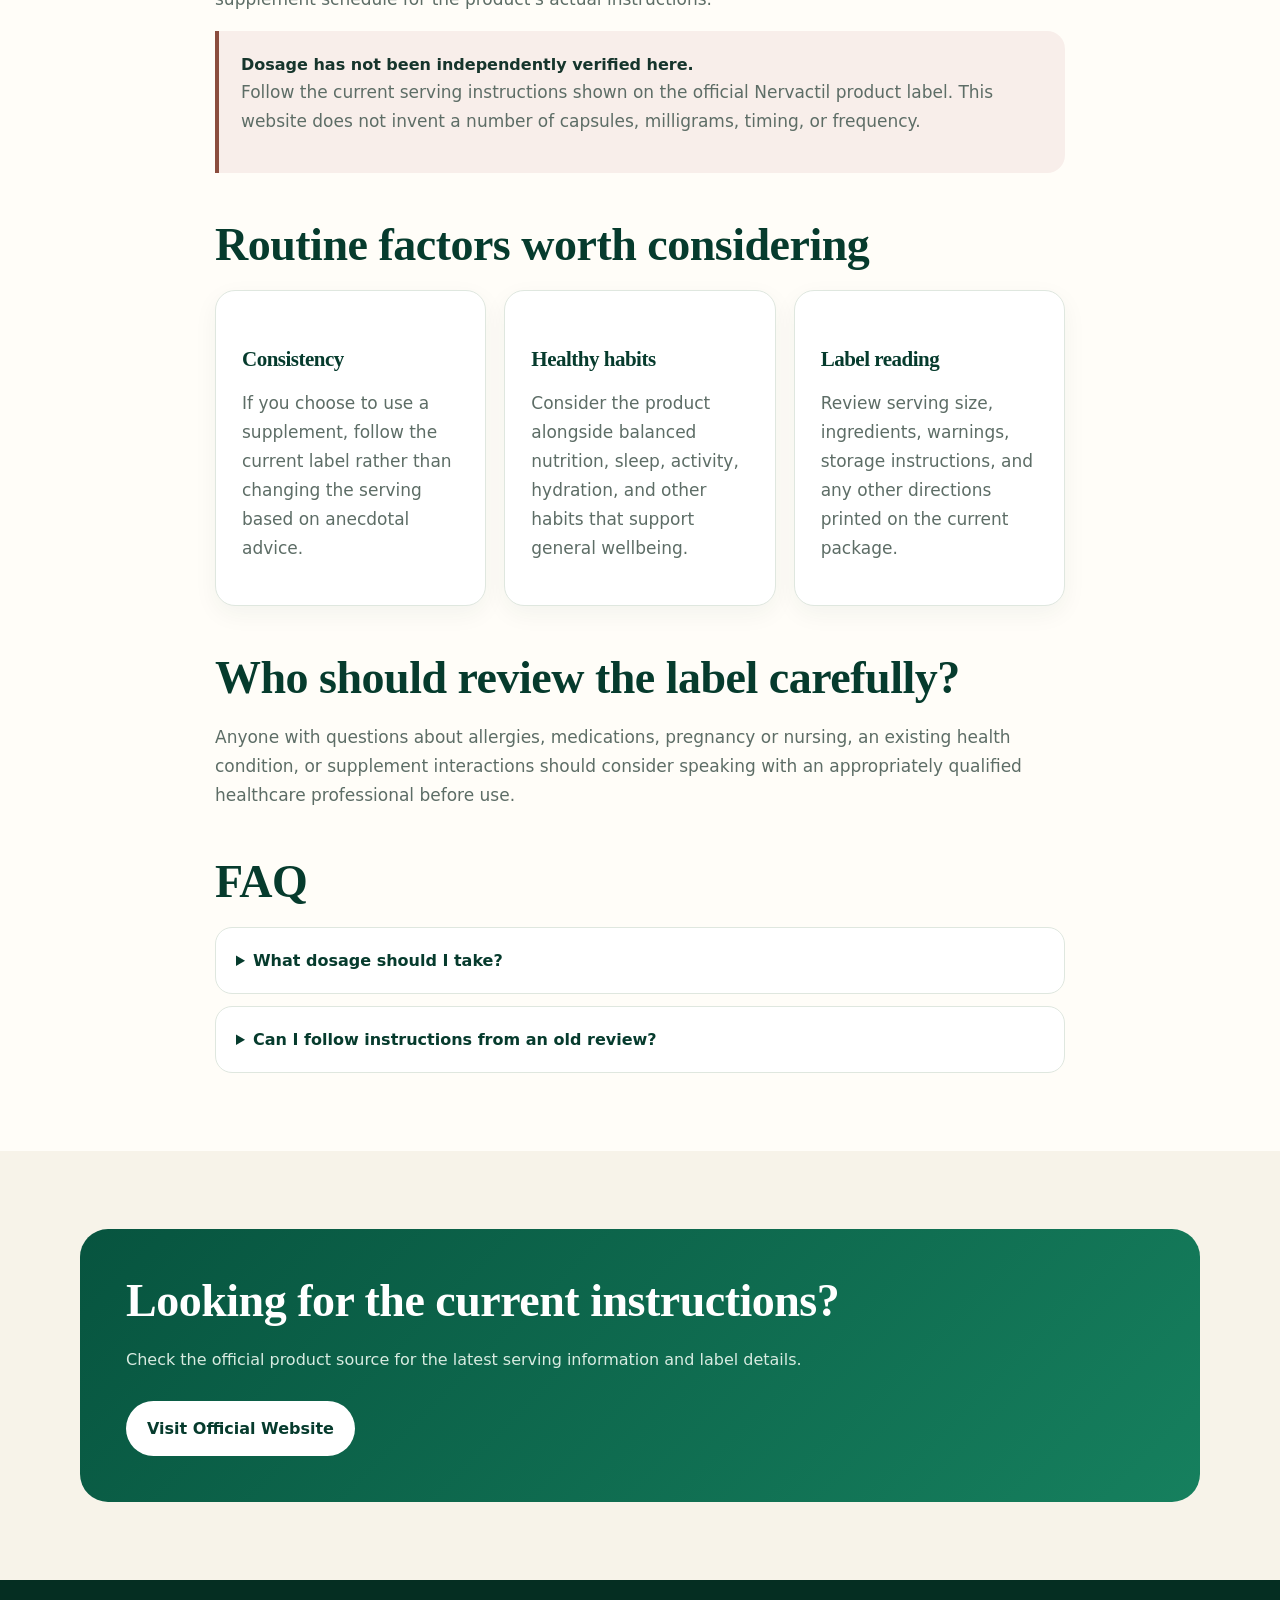
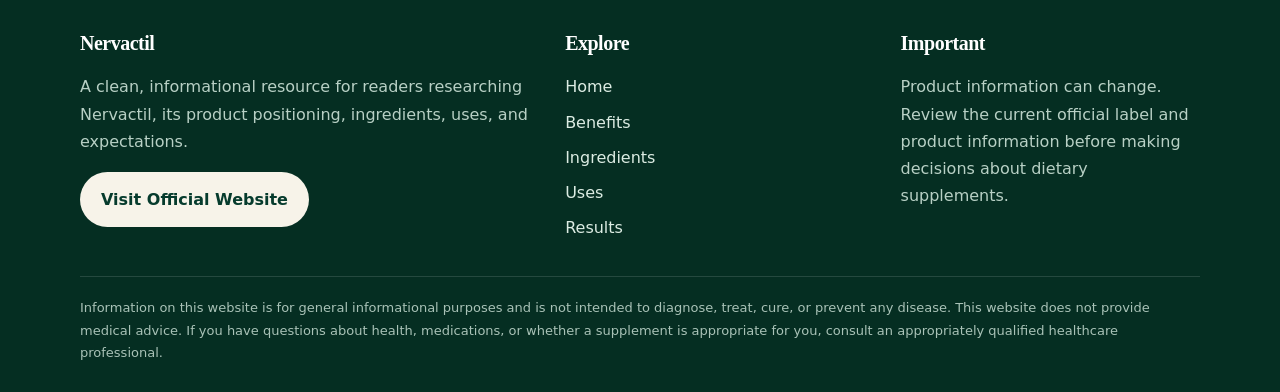
<file: uses.html>
<!doctype html><html lang="en"><head><meta charset="utf-8"><meta name="viewport" content="width=device-width,initial-scale=1"><title>Nervactil Uses: How It Fits Into a Daily Routine</title><meta name="description" content="Learn about Nervactil uses, general supplement routine considerations, label guidance, and responsible usage information."><meta name="keywords" content="Nervactil, Nervactil reviews, Nervactil benefits, Nervactil ingredients, Nervactil uses, Nervactil results"><meta property="og:title" content="Nervactil Uses: How It Fits Into a Daily Routine"><meta property="og:description" content="Learn about Nervactil uses, general supplement routine considerations, label guidance, and responsible usage information."><link rel="canonical" href="https://example.com/uses.html"><link rel="stylesheet" href="style.css"></head><body><a class="skip" href="#main">Skip to content</a><header class="site-header"><div class="container nav"><a class="brand" href="index.html">Nervactil<small>Supports • Protects • Restores</small></a><button class="nav-toggle" aria-label="Open navigation" aria-expanded="false">☰</button><nav class="nav-links" aria-label="Primary navigation"><a href="index.html">Home</a><a href="benefits.html">Benefits</a><a href="ingredients.html">Ingredients</a><a href="uses.html" class="active" aria-current="page">Uses</a><a href="results.html">Results</a></nav></div></header><main id="main"><section class="page-hero"><div class="container"><div class="eyebrow">Daily routine guide</div><h1>Nervactil Uses: How It Fits Into a Daily Routine</h1><p class="lead">Learn how to approach supplement-use information responsibly without relying on an unverified dosage or unsupported medical claim.</p></div></section><section class="section"><div class="container image-break"><div class="media-frame"><img src="nervactil-product.png" alt="Nervactil supplement bottle presented for daily wellness information"></div></div><div class="container article"><h2>What is Nervactil intended for?</h2><p>The supplied product packaging positions Nervactil around nerve health, nerve comfort, and nerve function. This website treats those statements as product positioning rather than as a promise to diagnose, treat, cure, or prevent a medical condition.</p><h2>How to approach daily use</h2><p>The safest starting point is the current product label. Serving size, frequency, timing, storage, and other directions should come from the manufacturer or official seller. Do not substitute a generic supplement schedule for the product's actual instructions.</p><div class="warning"><strong>Dosage has not been independently verified here.</strong><p>Follow the current serving instructions shown on the official Nervactil product label. This website does not invent a number of capsules, milligrams, timing, or frequency.</p></div><h2>Routine factors worth considering</h2><div class="card-grid"><article class="card"><h3>Consistency</h3><p>If you choose to use a supplement, follow the current label rather than changing the serving based on anecdotal advice.</p></article><article class="card"><h3>Healthy habits</h3><p>Consider the product alongside balanced nutrition, sleep, activity, hydration, and other habits that support general wellbeing.</p></article><article class="card"><h3>Label reading</h3><p>Review serving size, ingredients, warnings, storage instructions, and any other directions printed on the current package.</p></article></div><h2>Who should review the label carefully?</h2><p>Anyone with questions about allergies, medications, pregnancy or nursing, an existing health condition, or supplement interactions should consider speaking with an appropriately qualified healthcare professional before use.</p><h2>FAQ</h2><div class="faq"><details><summary>What dosage should I take?</summary><p>Use the current serving instructions provided on the official Nervactil product label. No dosage is fabricated on this website.</p></details><details><summary>Can I follow instructions from an old review?</summary><p>It is better to use current official instructions because serving information and formulations can change.</p></details></div></div></section><section class="section section-soft"><div class="container"><div class="cta"><h2>Looking for the current instructions?</h2><p>Check the official product source for the latest serving information and label details.</p><div class="buttons"><a class="btn btn-primary" href="https://taptobuynow.com/nervactil/">Visit Official Website</a></div></div></div></section></main><footer class="site-footer"><div class="container"><div class="footer-grid"><div><h3>Nervactil</h3><p>A clean, informational resource for readers researching Nervactil, its product positioning, ingredients, uses, and expectations.</p><a class="btn btn-cream" href="https://taptobuynow.com/nervactil/">Visit Official Website</a></div><div><h3>Explore</h3><div class="footer-links"><a href="index.html">Home</a><a href="benefits.html">Benefits</a><a href="ingredients.html">Ingredients</a><a href="uses.html" class="active" aria-current="page">Uses</a><a href="results.html">Results</a></div></div><div><h3>Important</h3><p>Product information can change. Review the current official label and product information before making decisions about dietary supplements.</p></div></div><div class="disclaimer">Information on this website is for general informational purposes and is not intended to diagnose, treat, cure, or prevent any disease. This website does not provide medical advice. If you have questions about health, medications, or whether a supplement is appropriate for you, consult an appropriately qualified healthcare professional.</div></div></footer><script>const toggle=document.querySelector('.nav-toggle');const links=document.querySelector('.nav-links');if(toggle&&links){toggle.addEventListener('click',()=>{const open=links.classList.toggle('open');toggle.setAttribute('aria-expanded',String(open));});links.querySelectorAll('a').forEach(a=>a.addEventListener('click',()=>links.classList.remove('open')));}</script></body></html>
</file>
<file: style.css>
:root{--green-950:#063b2d;--green-900:#07543f;--green-800:#0b6a4f;--green-700:#16805e;--green-100:#eaf4ed;--cream:#f7f3e9;--paper:#fffdf8;--ink:#16352c;--muted:#5d6d66;--line:#dfe7df;--accent:#8b4d3e;--shadow:0 18px 55px rgba(13,58,44,.10);--radius:24px}
*{box-sizing:border-box}html{scroll-behavior:smooth}body{margin:0;background:var(--paper);color:var(--ink);font-family:Inter,ui-sans-serif,system-ui,-apple-system,BlinkMacSystemFont,"Segoe UI",sans-serif;line-height:1.7}img{display:block;max-width:100%;height:auto}a{color:inherit}.container{width:min(1120px,calc(100% - 40px));margin:auto}.skip{position:absolute;left:-9999px}.skip:focus{left:15px;top:15px;background:#fff;padding:10px 14px;border-radius:10px;z-index:999}
.site-header{position:sticky;top:0;z-index:100;background:rgba(255,253,248,.96);backdrop-filter:blur(12px);border-bottom:1px solid var(--line)}.nav{min-height:76px;display:flex;align-items:center;justify-content:space-between;gap:24px}.brand{font-family:Georgia,serif;font-size:29px;font-weight:700;color:var(--green-950);text-decoration:none;letter-spacing:-.5px}.brand small{display:block;font:700 10px/1.1 Inter,sans-serif;letter-spacing:3px;text-transform:uppercase;color:var(--green-700);margin-top:2px}.nav-links{display:flex;align-items:center;gap:5px}.nav-links a{padding:10px 13px;border-radius:12px;text-decoration:none;font-weight:700;font-size:14px}.nav-links a:hover,.nav-links a:focus-visible,.nav-links a.active{background:var(--green-100);color:var(--green-950)}.nav-toggle{display:none;border:1px solid var(--line);background:#fff;border-radius:12px;padding:8px 11px;font-size:20px;color:var(--green-950)}
.hero{padding:72px 0 64px;background:linear-gradient(135deg,#f1f7ef 0%,#fbf7ec 100%);overflow:hidden}.hero-grid{display:grid;grid-template-columns:1fr 1fr;align-items:center;gap:56px}.eyebrow{display:flex;align-items:center;gap:10px;color:var(--green-800);font-weight:800;text-transform:uppercase;letter-spacing:2px;font-size:12px}.eyebrow:before{content:"";width:28px;height:2px;background:var(--green-700)}h1,h2,h3{font-family:Georgia,"Times New Roman",serif;color:var(--green-950);line-height:1.15;margin:0 0 18px;letter-spacing:-.5px}h1{font-size:clamp(42px,5.3vw,70px)}h2{font-size:clamp(31px,4vw,46px)}h3{font-size:24px}p{margin:0 0 17px;color:var(--muted)}.lead{font-size:19px;line-height:1.75;max-width:640px}.buttons{display:flex;flex-wrap:wrap;gap:12px;margin-top:28px}.btn{display:inline-flex;align-items:center;justify-content:center;min-height:48px;padding:13px 20px;border-radius:999px;text-decoration:none;font-weight:800;transition:.2s ease;border:1px solid transparent}.btn:hover,.btn:focus-visible{transform:translateY(-2px);box-shadow:0 10px 25px rgba(6,59,45,.13)}.btn-primary{background:var(--green-900);color:#fff}.btn-primary:hover{background:var(--green-800)}.btn-secondary{background:#fff;color:var(--green-900);border-color:#cddbd2}.btn-cream{background:var(--cream);color:var(--green-950)}
.media-frame{background:#fff;border:1px solid var(--line);border-radius:var(--radius);padding:14px;box-shadow:var(--shadow);overflow:hidden}.media-frame img{width:100%;max-height:620px;object-fit:contain;border-radius:16px;background:#f3f6f1}.hero-media img{max-height:600px}.caption{font-size:12px;color:#77857f;margin:10px 6px 2px}.section{padding:78px 0}.section-soft{background:var(--cream)}.section-green{background:var(--green-950);color:#eaf5ee}.section-green h2,.section-green h3{color:#fff}.section-green p{color:#cfe2d8}.section-heading{max-width:760px;margin-bottom:38px}.section-heading.center{margin-left:auto;margin-right:auto;text-align:center}.eyebrow.center{justify-content:center}.two-col{display:grid;grid-template-columns:1fr 1fr;gap:42px;align-items:center}.two-col.reverse> :first-child{order:2}.two-col.reverse> :last-child{order:1}.card-grid{display:grid;grid-template-columns:repeat(3,1fr);gap:18px}.card{background:#fff;border:1px solid var(--line);border-radius:20px;padding:26px;box-shadow:0 8px 25px rgba(13,58,44,.05)}.card h3{font-size:21px}.icon{width:48px;height:48px;display:grid;place-items:center;border-radius:15px;background:var(--green-100);color:var(--green-900);font-weight:900;font-size:20px;margin-bottom:17px}.list{padding-left:20px;margin:0;color:var(--muted)}.list li{margin:8px 0}.notice{border-left:4px solid var(--green-700);background:#edf5ef;padding:20px 22px;border-radius:0 18px 18px 0}.warning{border-left:4px solid var(--accent);background:#f8eeea;padding:20px 22px;border-radius:0 18px 18px 0}.pill-row{display:flex;flex-wrap:wrap;gap:9px}.pill{padding:8px 12px;border-radius:999px;background:#e8f1ea;color:var(--green-900);font-size:13px;font-weight:800}.faq{display:grid;gap:12px}details{background:#fff;border:1px solid var(--line);border-radius:17px;padding:0 20px}summary{cursor:pointer;padding:19px 0;font-weight:800;color:var(--green-950)}details p{padding:0 0 17px;margin:0}.cta{position:relative;overflow:hidden;background:linear-gradient(135deg,var(--green-900),var(--green-700));border-radius:28px;padding:46px;color:#fff}.cta h2{color:#fff}.cta p{color:#d8ebe1;max-width:760px}.cta .btn-primary{background:#fff;color:var(--green-950)}.cta .btn-primary:hover{background:#f2f6ef}.site-footer{background:#052e22;color:#dcece3;padding:52px 0 28px}.footer-grid{display:grid;grid-template-columns:1.5fr 1fr 1fr;gap:36px}.site-footer h3{color:#fff;font-size:20px}.site-footer p{color:#b8d0c5}.footer-links{display:grid;gap:8px}.footer-links a{color:#dcece3;text-decoration:none}.footer-links a:hover{color:#fff;text-decoration:underline}.disclaimer{border-top:1px solid rgba(255,255,255,.13);margin-top:35px;padding-top:20px;font-size:13px;color:#a9c2b7}.page-hero{padding:64px 0;background:linear-gradient(135deg,#f0f7ef,#fbf5e8)}.page-hero .lead{max-width:760px}.article{max-width:850px;margin:auto}.article p,.article li{font-size:17px}.article h2{margin-top:46px}.article h3{margin-top:30px}.mini-stat{display:grid;grid-template-columns:repeat(3,1fr);gap:14px;margin-top:30px}.stat{padding:20px;background:#f3f7f1;border:1px solid var(--line);border-radius:18px}.stat strong{display:block;color:var(--green-950);font-size:25px;font-family:Georgia,serif}.image-break{margin:0 auto 45px;max-width:1000px}.image-break .media-frame{padding:12px}.source-note{font-size:13px;color:#718078}
@media(max-width:900px){.hero-grid,.two-col{grid-template-columns:1fr;gap:34px}.two-col.reverse> :first-child,.two-col.reverse> :last-child{order:initial}.card-grid{grid-template-columns:1fr 1fr}.footer-grid{grid-template-columns:1fr 1fr}.nav-toggle{display:block}.nav-links{display:none;position:absolute;left:20px;right:20px;top:70px;background:#fff;border:1px solid var(--line);border-radius:18px;padding:10px;box-shadow:var(--shadow);flex-direction:column;align-items:stretch}.nav-links.open{display:flex}.nav-links a{width:100%}}
@media(max-width:620px){.container{width:min(100% - 28px,1120px)}.hero{padding:48px 0}.section{padding:58px 0}.page-hero{padding:48px 0}.card-grid,.mini-stat,.footer-grid{grid-template-columns:1fr}h1{font-size:42px}.lead{font-size:17px}.buttons{flex-direction:column}.btn{width:100%}.media-frame{padding:9px;border-radius:18px}.media-frame img{max-height:460px}.brand{font-size:25px}}
</file>
